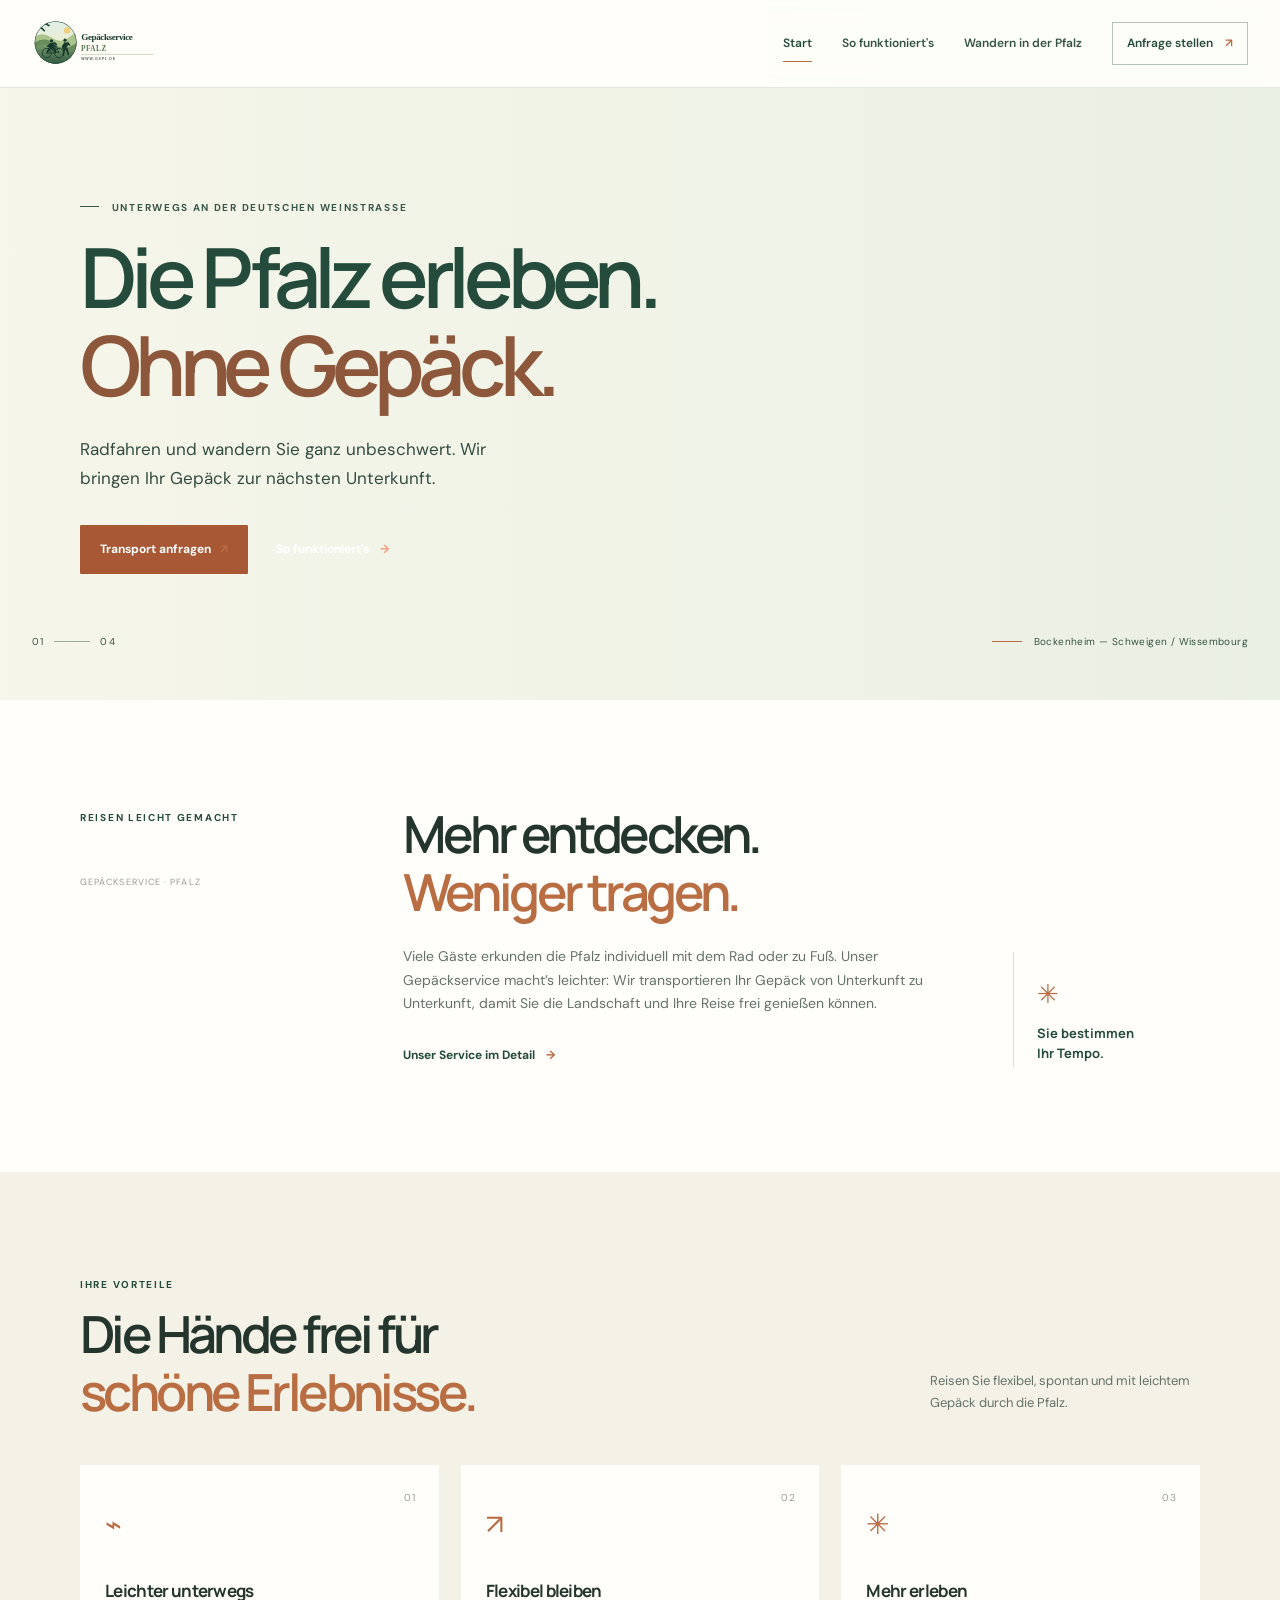
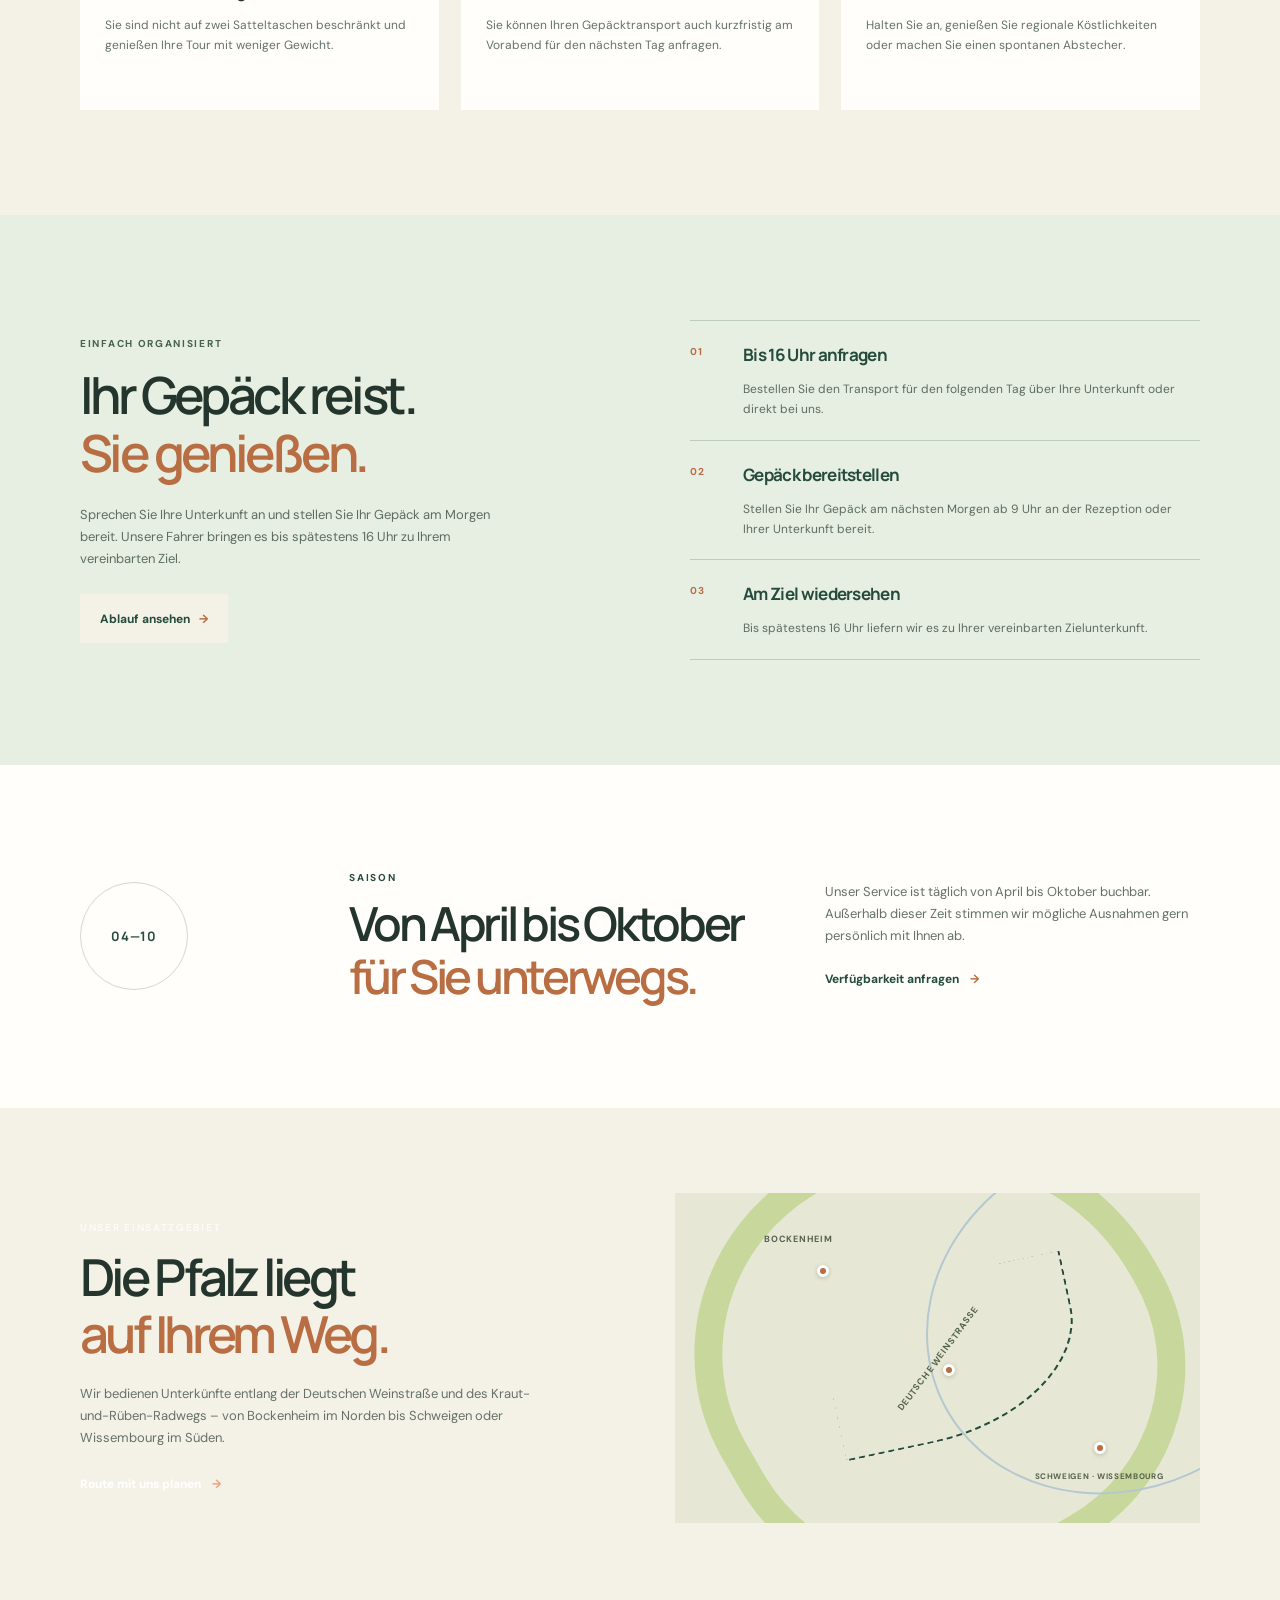
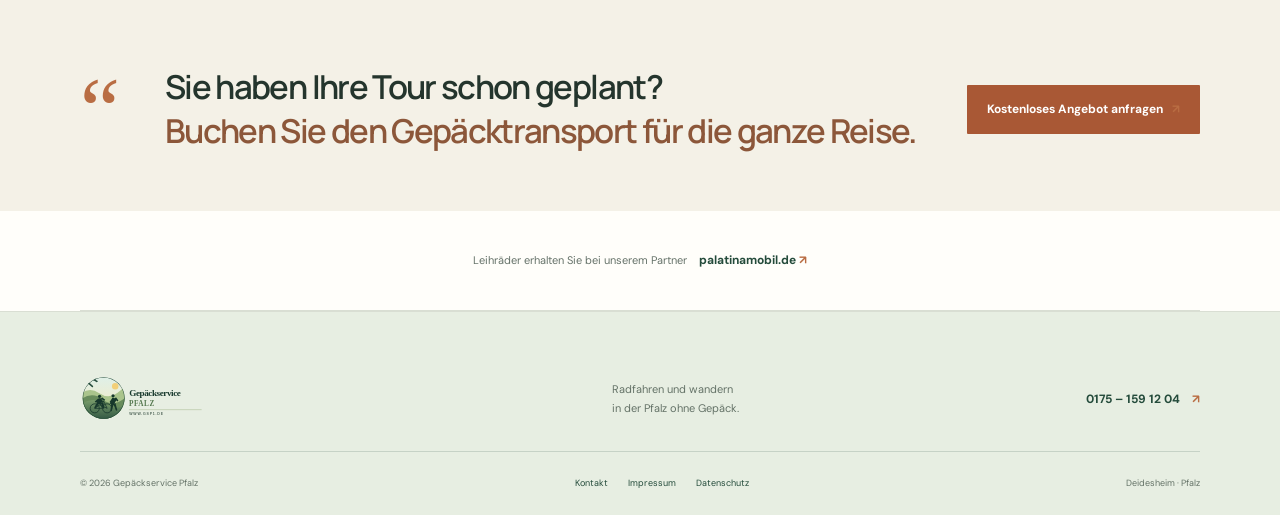
<file: index.html>
<!doctype html>
<html lang="de">
<head>
  <meta charset="utf-8">
  <meta name="viewport" content="width=device-width, initial-scale=1">
  <meta name="description" content="Radfahren und Wandern in der Pfalz ohne Gepäck. Gepäcktransport entlang der Deutschen Weinstraße und des Kraut-und-Rüben-Radwegs.">
  <meta name="theme-color" content="#183b35">
  <title>Gepäckservice Pfalz – Radfahren & Wandern ohne Gepäck</title>
  <link rel="preconnect" href="https://fonts.googleapis.com">
  <link rel="preconnect" href="https://fonts.gstatic.com" crossorigin>
  <link href="https://fonts.googleapis.com/css2?family=DM+Sans:wght@400;500;600;700&family=Manrope:wght@400;500;600;700;800&display=swap" rel="stylesheet">
  <link rel="stylesheet" href="styles.css">
</head>
<body>
  <header class="site-header">
    <a class="brand" href="index.html" aria-label="Gepäckservice Pfalz – Startseite"><span class="brand-icon" aria-hidden="true">GP</span><span class="brand-copy">GEPÄCKSERVICE <b>PFALZ</b></span></a>
    <button class="menu-toggle" aria-expanded="false" aria-controls="main-nav" aria-label="Navigation öffnen"><span></span><span></span><span></span></button>
    <nav class="main-nav" id="main-nav" aria-label="Hauptnavigation">
      <a class="active" href="index.html" aria-current="page">Start</a><a href="leistungen.html">So funktioniert's</a><a href="wandern.html">Wandern in der Pfalz</a><a class="nav-button" href="kontakt.html">Anfrage stellen <span aria-hidden="true">↗</span></a>
    </nav>
  </header>
  <main>
    <section class="hero">
      <div class="hero-photo" role="img" aria-label="Radreise durch die Weinberge der Pfalz"></div>
      <div class="container hero-content"><p class="eyebrow eyebrow-light"><span></span> Unterwegs an der Deutschen Weinstraße</p><h1>Die Pfalz erleben.<br><em>Ohne Gepäck.</em></h1><p class="hero-lead">Radfahren und wandern Sie ganz unbeschwert. Wir bringen Ihr Gepäck zur nächsten Unterkunft.</p><div class="hero-actions"><a class="button button-coral" href="kontakt.html">Transport anfragen <span aria-hidden="true">↗</span></a><a class="link-light" href="leistungen.html">So funktioniert's <span aria-hidden="true">→</span></a></div></div>
      <div class="hero-caption"><span></span> Bockenheim — Schweigen / Wissembourg</div><div class="hero-count">01 <i></i> 04</div>
    </section>
    <section class="intro container section-pad"><div class="section-kicker"><span class="eyebrow">Reisen leicht gemacht</span><span class="micro-label">GEPÄCKSERVICE · PFALZ</span></div><div class="intro-main"><h2>Mehr entdecken.<br><em>Weniger tragen.</em></h2><p>Viele Gäste erkunden die Pfalz individuell mit dem Rad oder zu Fuß. Unser Gepäckservice macht’s leichter: Wir transportieren Ihr Gepäck von Unterkunft zu Unterkunft, damit Sie die Landschaft und Ihre Reise frei genießen können.</p><a class="text-link" href="leistungen.html">Unser Service im Detail <span aria-hidden="true">→</span></a></div><div class="intro-aside"><span class="spark" aria-hidden="true">✳</span><p>Sie bestimmen<br>Ihr Tempo.</p></div></section>
    <section class="benefits section-pad"><div class="container"><div class="section-heading"><div><p class="eyebrow">Ihre Vorteile</p><h2>Die Hände frei für<br><em>schöne Erlebnisse.</em></h2></div><p class="heading-note">Reisen Sie flexibel, spontan und mit leichtem Gepäck durch die Pfalz.</p></div><div class="benefit-grid"><article class="benefit"><span class="benefit-no">01</span><span class="benefit-icon" aria-hidden="true">⌁</span><h3>Leichter unterwegs</h3><p>Sie sind nicht auf zwei Satteltaschen beschränkt und genießen Ihre Tour mit weniger Gewicht.</p></article><article class="benefit"><span class="benefit-no">02</span><span class="benefit-icon" aria-hidden="true">↗</span><h3>Flexibel bleiben</h3><p>Sie können Ihren Gepäcktransport auch kurzfristig am Vorabend für den nächsten Tag anfragen.</p></article><article class="benefit"><span class="benefit-no">03</span><span class="benefit-icon" aria-hidden="true">✳</span><h3>Mehr erleben</h3><p>Halten Sie an, genießen Sie regionale Köstlichkeiten oder machen Sie einen spontanen Abstecher.</p></article></div></div></section>
    <section class="how-section section-pad"><div class="container how-grid"><div><p class="eyebrow eyebrow-light">Einfach organisiert</p><h2>Ihr Gepäck reist.<br><em>Sie genießen.</em></h2><p class="how-copy">Sprechen Sie Ihre Unterkunft an und stellen Sie Ihr Gepäck am Morgen bereit. Unsere Fahrer bringen es bis spätestens 16 Uhr zu Ihrem vereinbarten Ziel.</p><a class="button button-light" href="leistungen.html">Ablauf ansehen <span aria-hidden="true">→</span></a></div><div class="steps"><article><span>01</span><div><h3>Bis 16 Uhr anfragen</h3><p>Bestellen Sie den Transport für den folgenden Tag über Ihre Unterkunft oder direkt bei uns.</p></div></article><article><span>02</span><div><h3>Gepäck bereitstellen</h3><p>Stellen Sie Ihr Gepäck am nächsten Morgen ab 9 Uhr an der Rezeption oder Ihrer Unterkunft bereit.</p></div></article><article><span>03</span><div><h3>Am Ziel wiedersehen</h3><p>Bis spätestens 16 Uhr liefern wir es zu Ihrer vereinbarten Zielunterkunft.</p></div></article></div></div></section>
    <section class="season container section-pad"><div class="season-mark" aria-hidden="true">04—10</div><div><p class="eyebrow">Saison</p><h2>Von April bis Oktober<br><em>für Sie unterwegs.</em></h2></div><div class="season-copy"><p>Unser Service ist täglich von April bis Oktober buchbar. Außerhalb dieser Zeit stimmen wir mögliche Ausnahmen gern persönlich mit Ihnen ab.</p><a class="text-link" href="kontakt.html">Verfügbarkeit anfragen <span aria-hidden="true">→</span></a></div></section>
    <section class="route-band"><div class="container route-inner"><div><p class="eyebrow eyebrow-light">Unser Einsatzgebiet</p><h2>Die Pfalz liegt<br><em>auf Ihrem Weg.</em></h2><p>Wir bedienen Unterkünfte entlang der Deutschen Weinstraße und des Kraut-und-Rüben-Radwegs – von Bockenheim im Norden bis Schweigen oder Wissembourg im Süden.</p><a class="link-light" href="kontakt.html">Route mit uns planen <span aria-hidden="true">→</span></a></div><div class="route-graphic" role="img" aria-label="Schematische Route durch die Pfalz von Bockenheim bis Schweigen und Wissembourg"><div class="route-label route-north">BOCKENHEIM</div><div class="route-label route-mid">DEUTSCHE WEINSTRASSE</div><div class="route-label route-south">SCHWEIGEN · WISSEMBOURG</div><span class="route-dot dot-north"></span><span class="route-dot dot-mid"></span><span class="route-dot dot-south"></span><span class="route-line"></span><span class="route-river"></span></div></div></section>
    <section class="quote-cta"><div class="container quote-inner"><span class="quote-symbol" aria-hidden="true">“</span><p>Sie haben Ihre Tour schon geplant?<br><em>Buchen Sie den Gepäcktransport für die ganze Reise.</em></p><a class="button button-coral" href="kontakt.html">Kostenloses Angebot anfragen <span aria-hidden="true">↗</span></a></div></section>
    <section class="partner container"><p>Leihräder erhalten Sie bei unserem Partner</p><a href="https://www.palatinamobil.de" target="_blank" rel="noopener noreferrer">palatinamobil.de <span aria-hidden="true">↗</span></a></section>
  </main>
  <footer class="site-footer"><div class="container footer-main"><a class="brand" href="index.html"><span class="brand-icon" aria-hidden="true">GP</span><span class="brand-copy">GEPÄCKSERVICE <b>PFALZ</b></span></a><p>Radfahren und wandern<br>in der Pfalz ohne Gepäck.</p><a class="footer-call" href="tel:+491751591204">0175 – 159 12 04 <span aria-hidden="true">↗</span></a></div><div class="container footer-bottom"><span>© 2026 Gepäckservice Pfalz</span><div><a href="kontakt.html">Kontakt</a><a href="impressum.html">Impressum</a><a href="datenschutz.html">Datenschutz</a></div><span>Deidesheim · Pfalz</span></div></footer>
  <script src="script.js"></script>
</body>
</html>
</file>
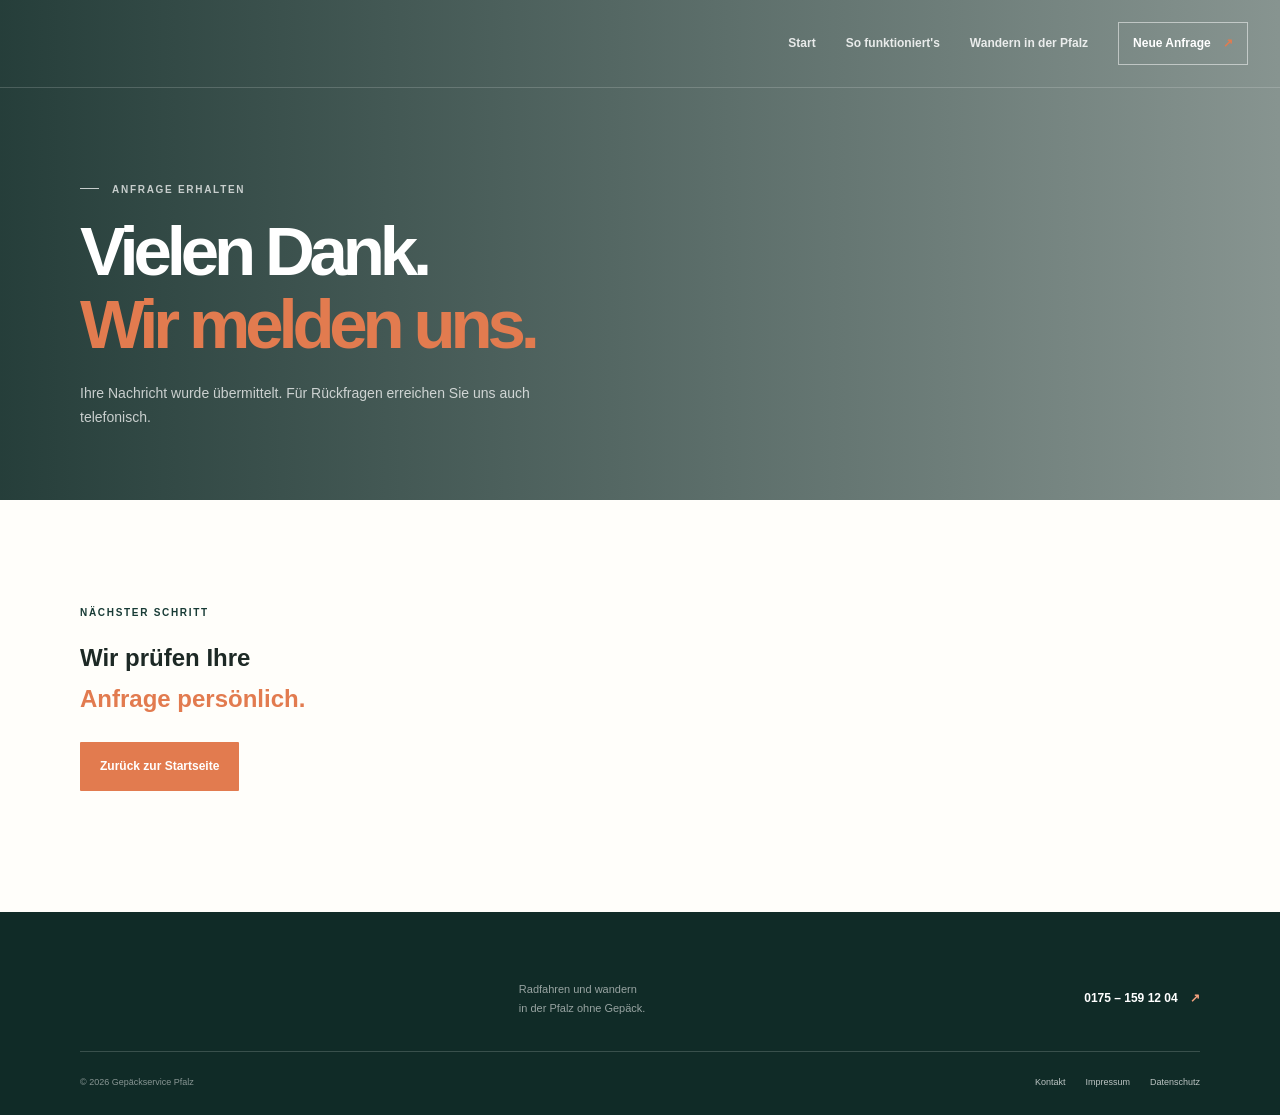
<file: danke.html>
<!doctype html>
<html lang="de">
<head>
  <meta charset="utf-8">
  <meta name="viewport" content="width=device-width, initial-scale=1">
  <meta name="theme-color" content="#183b35">
  <meta http-equiv="Cache-Control" content="no-cache, no-store, must-revalidate">
  <meta http-equiv="Pragma" content="no-cache">
  <meta http-equiv="Expires" content="0">
  <title>Danke für Ihre Anfrage | Gepäckservice Pfalz</title>
  <link rel="stylesheet" href="styles.css">
</head>
<body>
<header class="site-header"><a class="brand" href="index.html" aria-label="Gepäckservice Pfalz – Startseite"><img class="company-logo" src="logo.svg?v=20261126" alt="Gepäckservice Pfalz"></a><nav class="main-nav" aria-label="Hauptnavigation"><a href="index.html">Start</a><a href="leistungen.html">So funktioniert's</a><a href="wandern.html">Wandern in der Pfalz</a><a class="nav-button" href="kontakt.html">Neue Anfrage <span aria-hidden="true">↗</span></a></nav></header>
<main>
<section class="page-hero contact-hero"><div class="container page-hero-content"><p class="eyebrow eyebrow-light"><span></span> Anfrage erhalten</p><h1>Vielen Dank.<br><em>Wir melden uns.</em></h1><p>Ihre Nachricht wurde übermittelt. Für Rückfragen erreichen Sie uns auch telefonisch.</p></div></section>
<section class="container section-pad"><p class="eyebrow">Nächster Schritt</p><h2>Wir prüfen Ihre<br><em>Anfrage persönlich.</em></h2><p style="margin-top:22px"><a class="button button-coral" href="index.html">Zurück zur Startseite</a></p></section>
</main>
<footer class="site-footer"><div class="container footer-main"><a class="brand" href="index.html"><img class="company-logo" src="logo.svg?v=20261126" alt="Gepäckservice Pfalz"></a><p>Radfahren und wandern<br>in der Pfalz ohne Gepäck.</p><a class="footer-call" href="tel:+491751591204">0175 – 159 12 04 <span aria-hidden="true">↗</span></a></div><div class="container footer-bottom"><span>© 2026 Gepäckservice Pfalz</span><div><a href="kontakt.html">Kontakt</a><a href="impressum.html">Impressum</a><a href="datenschutz.html">Datenschutz</a></div></div></footer>
</body>
</html>
</file>
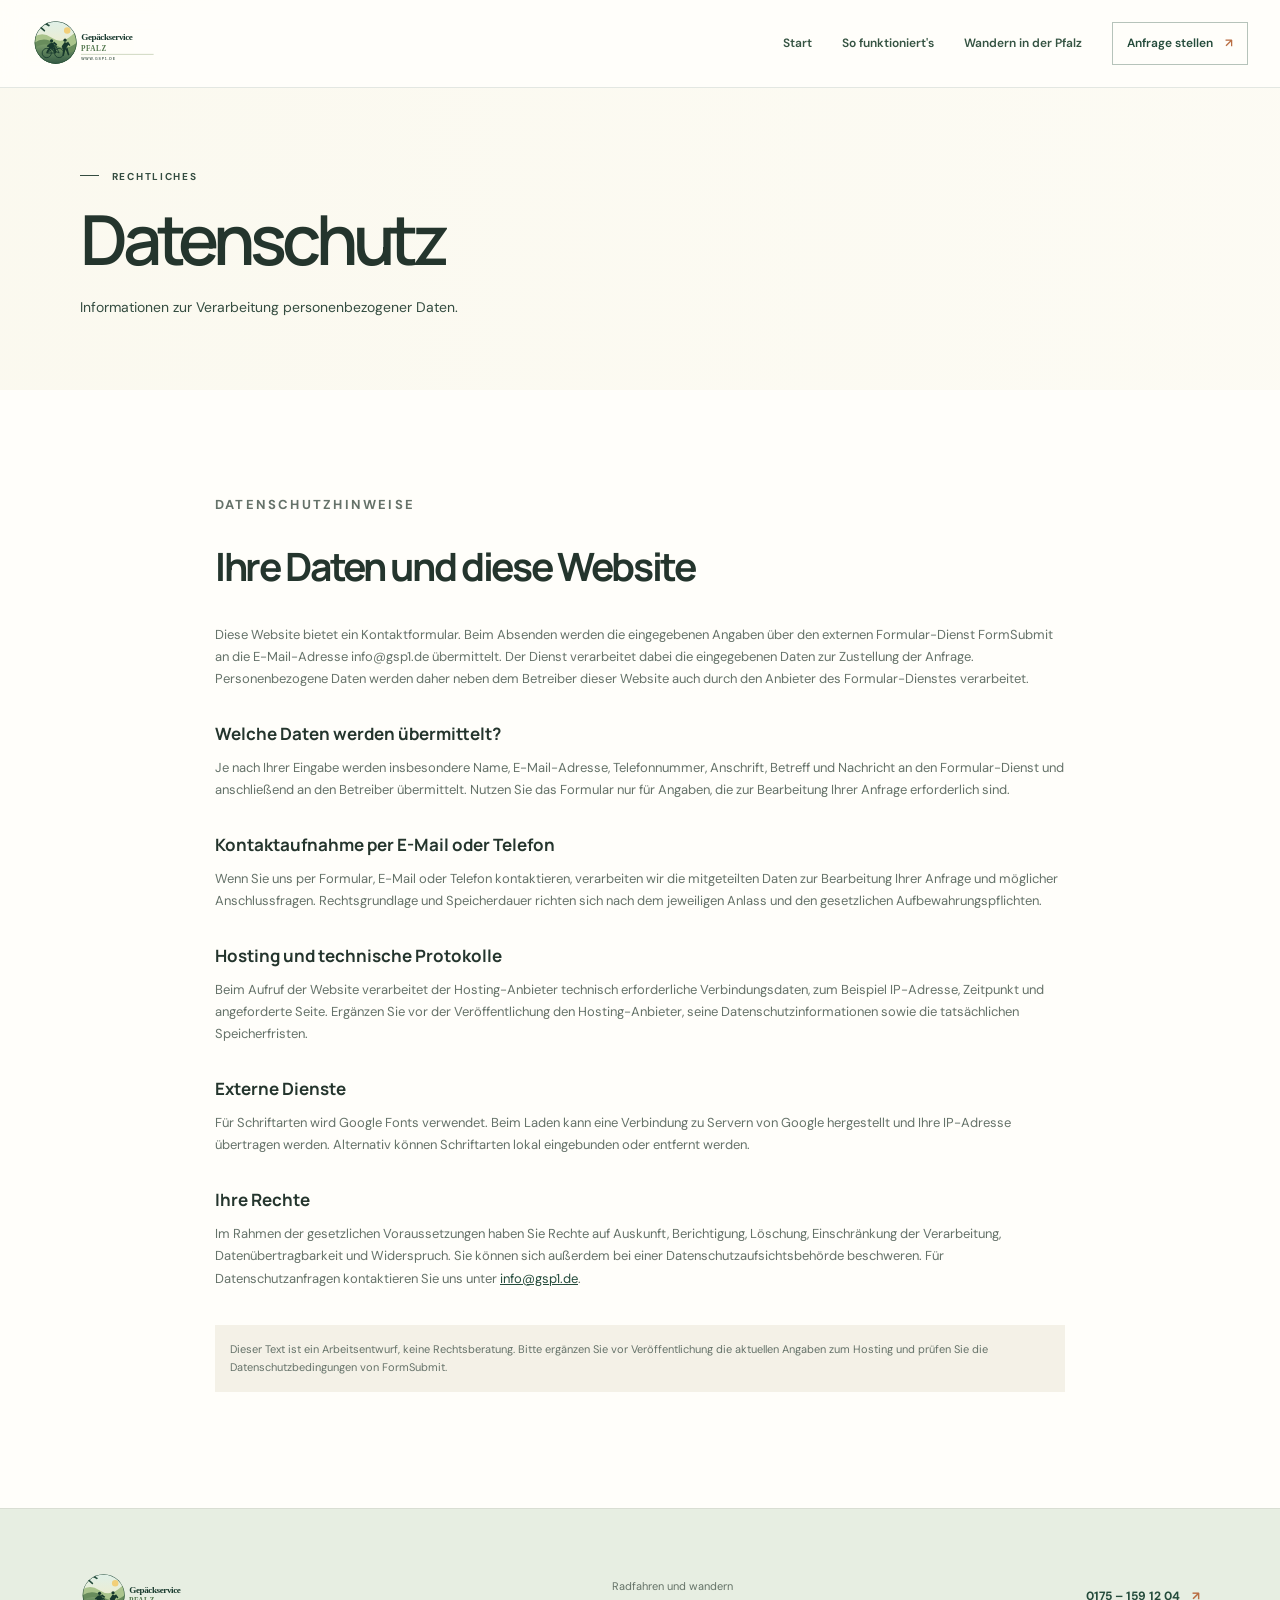
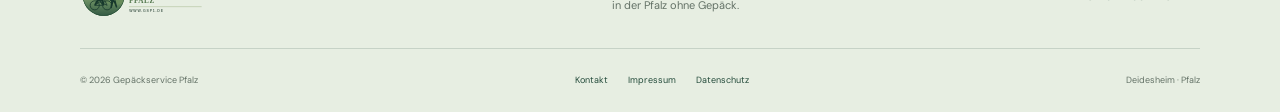
<file: datenschutz.html>
<!doctype html>
<html lang="de">
<head><meta charset="utf-8"><meta name="viewport" content="width=device-width, initial-scale=1"><meta name="theme-color" content="#183b35"><title>Datenschutzhinweise | Gepäckservice Pfalz</title><link rel="preconnect" href="https://fonts.googleapis.com"><link rel="preconnect" href="https://fonts.gstatic.com" crossorigin><link href="https://fonts.googleapis.com/css2?family=DM+Sans:wght@400;500;600;700&family=Manrope:wght@400;500;600;700;800&display=swap" rel="stylesheet"><link rel="stylesheet" href="styles.css"></head>
<body><header class="site-header"><a class="brand" href="index.html" aria-label="Gepäckservice Pfalz – Startseite"><span class="brand-icon" aria-hidden="true">GP</span><span class="brand-copy">GEPÄCKSERVICE <b>PFALZ</b></span></a><button class="menu-toggle" aria-expanded="false" aria-controls="main-nav" aria-label="Navigation öffnen"><span></span><span></span><span></span></button><nav class="main-nav" id="main-nav" aria-label="Hauptnavigation"><a href="index.html">Start</a><a href="leistungen.html">So funktioniert's</a><a href="wandern.html">Wandern in der Pfalz</a><a class="nav-button" href="kontakt.html">Anfrage stellen <span aria-hidden="true">↗</span></a></nav></header>
<main><section class="page-hero legal-hero"><div class="container page-hero-content"><p class="eyebrow eyebrow-light"><span></span> Rechtliches</p><h1>Datenschutz</h1><p>Informationen zur Verarbeitung personenbezogener Daten.</p></div></section><section class="container legal-content section-pad"><p class="eyebrow">Datenschutzhinweise</p><h2>Ihre Daten und diese Website</h2><p>Diese Website bietet ein Kontaktformular. Beim Absenden werden die eingegebenen Angaben über den externen Formular-Dienst FormSubmit an die E-Mail-Adresse info@gsp1.de übermittelt. Der Dienst verarbeitet dabei die eingegebenen Daten zur Zustellung der Anfrage. Personenbezogene Daten werden daher neben dem Betreiber dieser Website auch durch den Anbieter des Formular-Dienstes verarbeitet.</p><h3>Welche Daten werden übermittelt?</h3><p>Je nach Ihrer Eingabe werden insbesondere Name, E-Mail-Adresse, Telefonnummer, Anschrift, Betreff und Nachricht an den Formular-Dienst und anschließend an den Betreiber übermittelt. Nutzen Sie das Formular nur für Angaben, die zur Bearbeitung Ihrer Anfrage erforderlich sind.</p><h3>Kontaktaufnahme per E-Mail oder Telefon</h3><p>Wenn Sie uns per Formular, E-Mail oder Telefon kontaktieren, verarbeiten wir die mitgeteilten Daten zur Bearbeitung Ihrer Anfrage und möglicher Anschlussfragen. Rechtsgrundlage und Speicherdauer richten sich nach dem jeweiligen Anlass und den gesetzlichen Aufbewahrungspflichten.</p><h3>Hosting und technische Protokolle</h3><p>Beim Aufruf der Website verarbeitet der Hosting-Anbieter technisch erforderliche Verbindungsdaten, zum Beispiel IP-Adresse, Zeitpunkt und angeforderte Seite. Ergänzen Sie vor der Veröffentlichung den Hosting-Anbieter, seine Datenschutzinformationen sowie die tatsächlichen Speicherfristen.</p><h3>Externe Dienste</h3><p>Für Schriftarten wird Google Fonts verwendet. Beim Laden kann eine Verbindung zu Servern von Google hergestellt und Ihre IP-Adresse übertragen werden. Alternativ können Schriftarten lokal eingebunden oder entfernt werden.</p><h3>Ihre Rechte</h3><p>Im Rahmen der gesetzlichen Voraussetzungen haben Sie Rechte auf Auskunft, Berichtigung, Löschung, Einschränkung der Verarbeitung, Datenübertragbarkeit und Widerspruch. Sie können sich außerdem bei einer Datenschutzaufsichtsbehörde beschweren. Für Datenschutzanfragen kontaktieren Sie uns unter <a href="mailto:info@gsp1.de">info@gsp1.de</a>.</p><p class="legal-review">Dieser Text ist ein Arbeitsentwurf, keine Rechtsberatung. Bitte ergänzen Sie vor Veröffentlichung die aktuellen Angaben zum Hosting und prüfen Sie die Datenschutzbedingungen von FormSubmit.</p></section></main>
<footer class="site-footer"><div class="container footer-main"><a class="brand" href="index.html"><span class="brand-icon" aria-hidden="true">GP</span><span class="brand-copy">GEPÄCKSERVICE <b>PFALZ</b></span></a><p>Radfahren und wandern<br>in der Pfalz ohne Gepäck.</p><a class="footer-call" href="tel:+491751591204">0175 – 159 12 04 <span aria-hidden="true">↗</span></a></div><div class="container footer-bottom"><span>© 2026 Gepäckservice Pfalz</span><div><a href="kontakt.html">Kontakt</a><a href="impressum.html">Impressum</a><a href="datenschutz.html">Datenschutz</a></div><span>Deidesheim · Pfalz</span></div></footer><script src="script.js"></script></body></html>
</file>
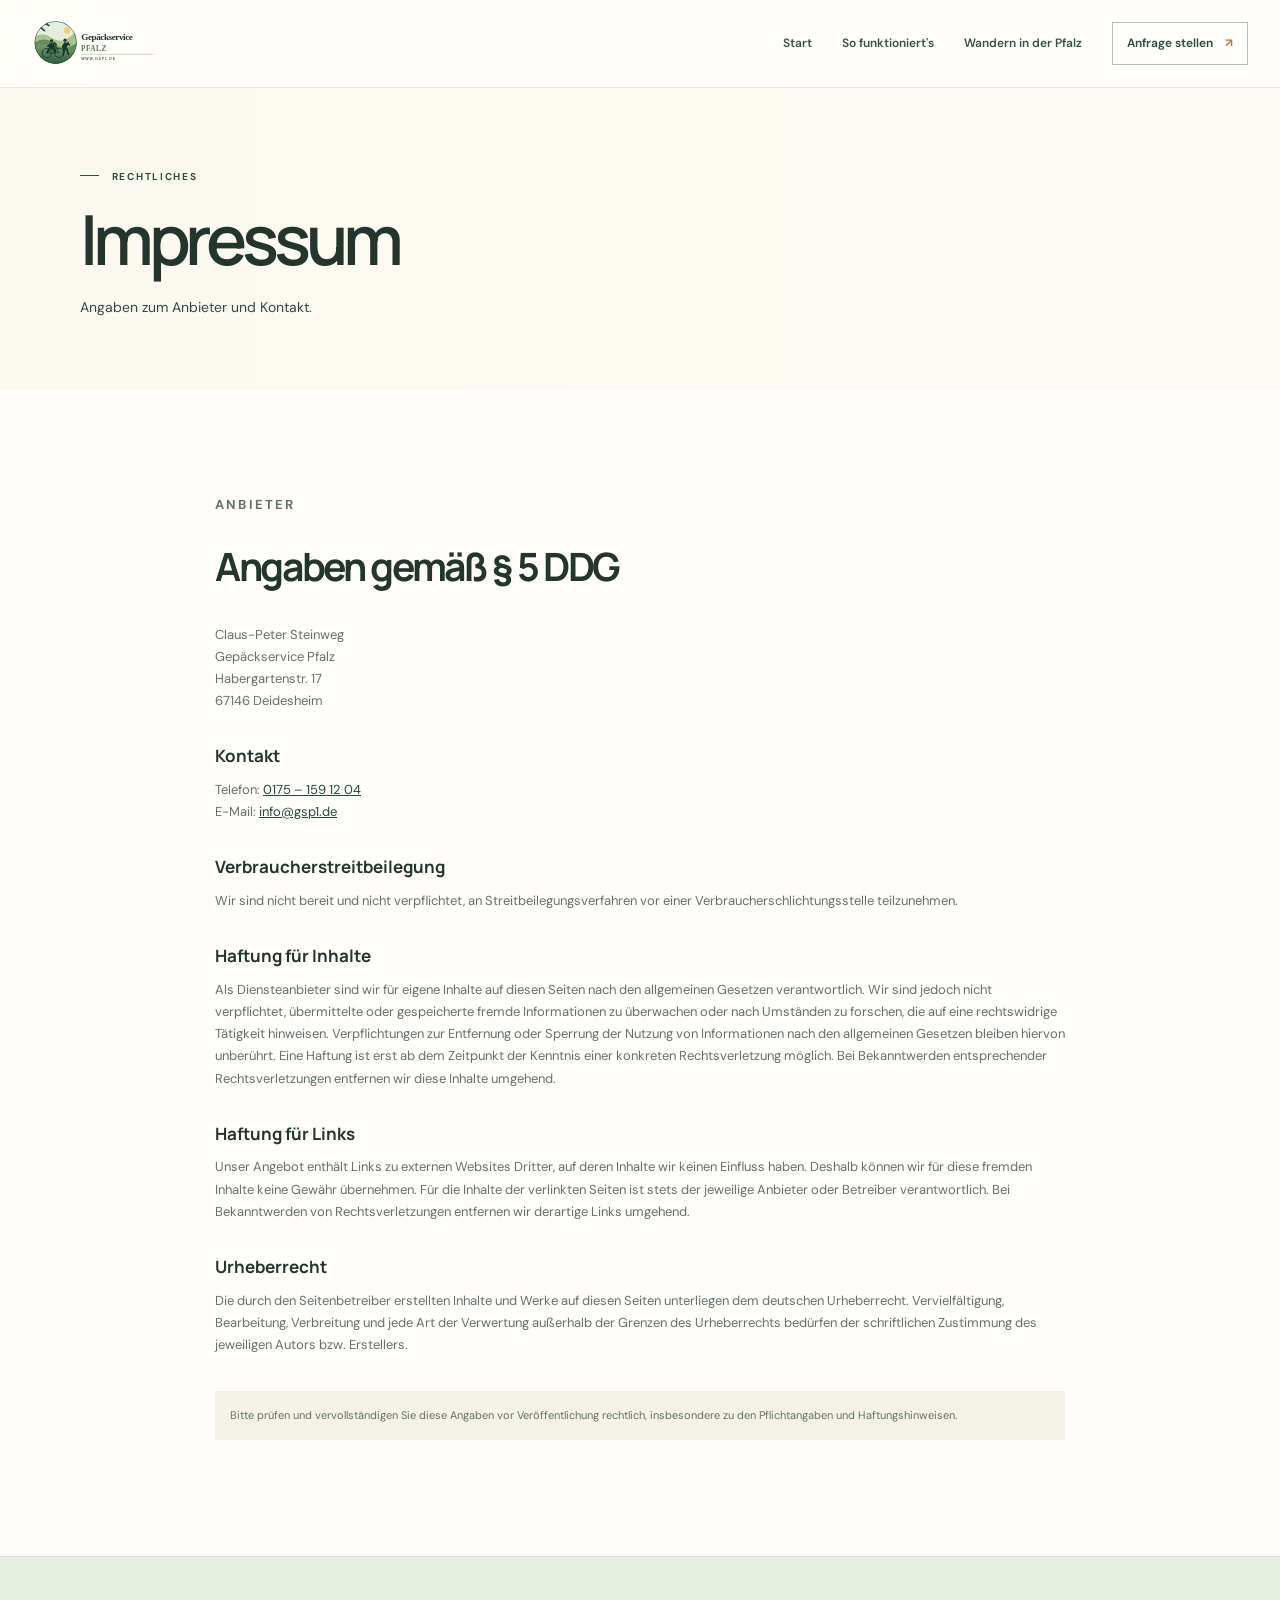
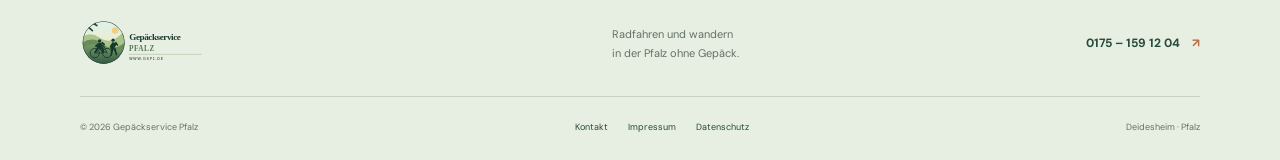
<file: impressum.html>
<!doctype html>
<html lang="de">
<head><meta charset="utf-8"><meta name="viewport" content="width=device-width, initial-scale=1"><meta name="theme-color" content="#183b35"><title>Impressum | Gepäckservice Pfalz</title><link rel="preconnect" href="https://fonts.googleapis.com"><link rel="preconnect" href="https://fonts.gstatic.com" crossorigin><link href="https://fonts.googleapis.com/css2?family=DM+Sans:wght@400;500;600;700&family=Manrope:wght@400;500;600;700;800&display=swap" rel="stylesheet"><link rel="stylesheet" href="styles.css"></head>
<body><header class="site-header"><a class="brand" href="index.html" aria-label="Gepäckservice Pfalz – Startseite"><span class="brand-icon" aria-hidden="true">GP</span><span class="brand-copy">GEPÄCKSERVICE <b>PFALZ</b></span></a><button class="menu-toggle" aria-expanded="false" aria-controls="main-nav" aria-label="Navigation öffnen"><span></span><span></span><span></span></button><nav class="main-nav" id="main-nav" aria-label="Hauptnavigation"><a href="index.html">Start</a><a href="leistungen.html">So funktioniert's</a><a href="wandern.html">Wandern in der Pfalz</a><a class="nav-button" href="kontakt.html">Anfrage stellen <span aria-hidden="true">↗</span></a></nav></header>
<main><section class="page-hero legal-hero"><div class="container page-hero-content"><p class="eyebrow eyebrow-light"><span></span> Rechtliches</p><h1>Impressum</h1><p>Angaben zum Anbieter und Kontakt.</p></div></section><section class="container legal-content section-pad"><p class="eyebrow">Anbieter</p><h2>Angaben gemäß § 5 DDG</h2><p>Claus-Peter Steinweg<br>Gepäckservice Pfalz<br>Habergartenstr. 17<br>67146 Deidesheim</p><h3>Kontakt</h3><p>Telefon: <a href="tel:+491751591204">0175 – 159 12 04</a><br>E-Mail: <a href="mailto:info@gsp1.de">info@gsp1.de</a></p><h3>Verbraucherstreitbeilegung</h3><p>Wir sind nicht bereit und nicht verpflichtet, an Streitbeilegungsverfahren vor einer Verbraucherschlichtungsstelle teilzunehmen.</p><h3>Haftung für Inhalte</h3><p>Als Diensteanbieter sind wir für eigene Inhalte auf diesen Seiten nach den allgemeinen Gesetzen verantwortlich. Wir sind jedoch nicht verpflichtet, übermittelte oder gespeicherte fremde Informationen zu überwachen oder nach Umständen zu forschen, die auf eine rechtswidrige Tätigkeit hinweisen. Verpflichtungen zur Entfernung oder Sperrung der Nutzung von Informationen nach den allgemeinen Gesetzen bleiben hiervon unberührt. Eine Haftung ist erst ab dem Zeitpunkt der Kenntnis einer konkreten Rechtsverletzung möglich. Bei Bekanntwerden entsprechender Rechtsverletzungen entfernen wir diese Inhalte umgehend.</p><h3>Haftung für Links</h3><p>Unser Angebot enthält Links zu externen Websites Dritter, auf deren Inhalte wir keinen Einfluss haben. Deshalb können wir für diese fremden Inhalte keine Gewähr übernehmen. Für die Inhalte der verlinkten Seiten ist stets der jeweilige Anbieter oder Betreiber verantwortlich. Bei Bekanntwerden von Rechtsverletzungen entfernen wir derartige Links umgehend.</p><h3>Urheberrecht</h3><p>Die durch den Seitenbetreiber erstellten Inhalte und Werke auf diesen Seiten unterliegen dem deutschen Urheberrecht. Vervielfältigung, Bearbeitung, Verbreitung und jede Art der Verwertung außerhalb der Grenzen des Urheberrechts bedürfen der schriftlichen Zustimmung des jeweiligen Autors bzw. Erstellers.</p><p class="legal-review">Bitte prüfen und vervollständigen Sie diese Angaben vor Veröffentlichung rechtlich, insbesondere zu den Pflichtangaben und Haftungshinweisen.</p></section></main>
<footer class="site-footer"><div class="container footer-main"><a class="brand" href="index.html"><span class="brand-icon" aria-hidden="true">GP</span><span class="brand-copy">GEPÄCKSERVICE <b>PFALZ</b></span></a><p>Radfahren und wandern<br>in der Pfalz ohne Gepäck.</p><a class="footer-call" href="tel:+491751591204">0175 – 159 12 04 <span aria-hidden="true">↗</span></a></div><div class="container footer-bottom"><span>© 2026 Gepäckservice Pfalz</span><div><a href="kontakt.html">Kontakt</a><a href="impressum.html">Impressum</a><a href="datenschutz.html">Datenschutz</a></div><span>Deidesheim · Pfalz</span></div></footer><script src="script.js"></script></body></html>
</file>
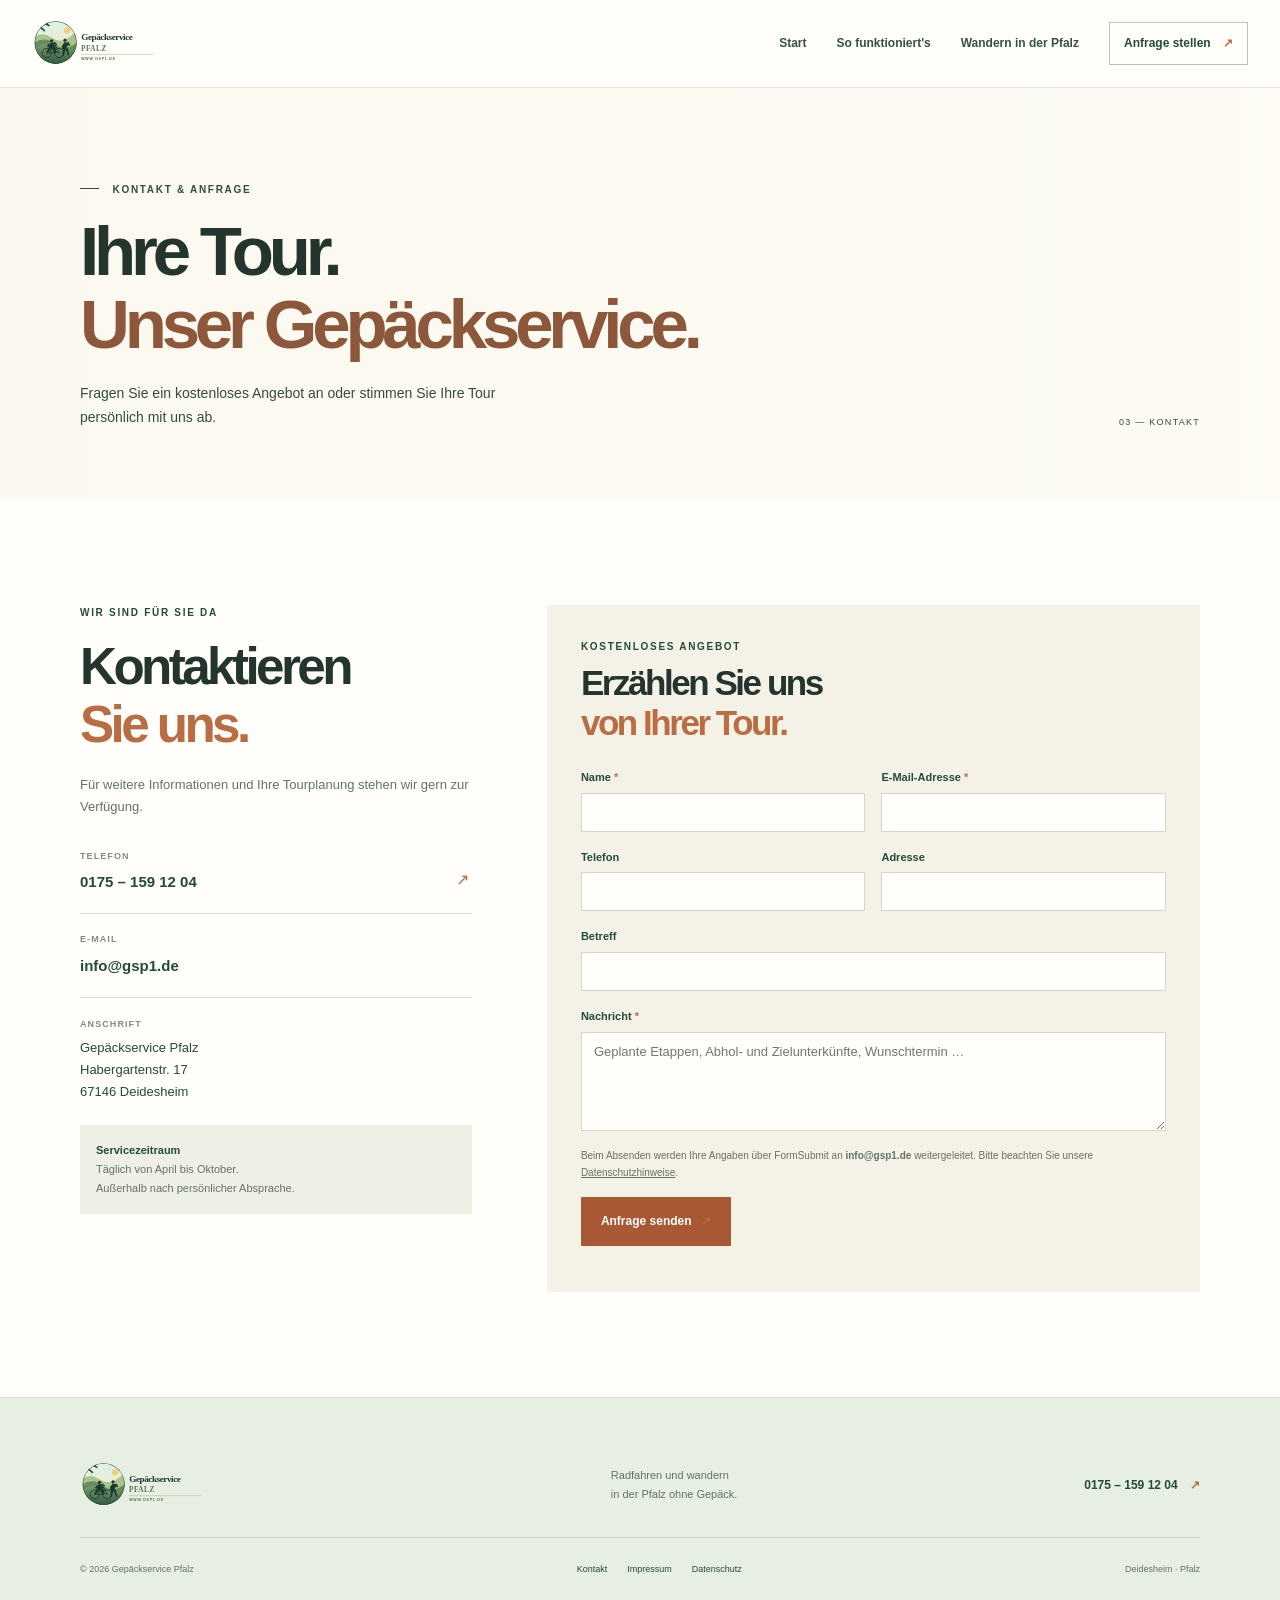
<file: kontakt.html>
<!doctype html>
<html lang="de">
<head>
  <meta charset="utf-8"><meta name="viewport" content="width=device-width, initial-scale=1"><meta name="description" content="Kontaktieren Sie Gepäckservice Pfalz und fragen Sie ein kostenloses Angebot für Ihren Gepäcktransport an."><meta name="theme-color" content="#183b35"><meta http-equiv="Cache-Control" content="no-cache, no-store, must-revalidate">
  <title>Anfrage &amp; Kontakt | Gepäckservice Pfalz</title>
  <link rel="stylesheet" href="styles.css?v=20261126-6">
  <link rel="stylesheet" href="brand-refresh.css?v=20261126-6">
</head>
<body>
<header class="site-header"><a class="brand" href="index.html" aria-label="Gepäckservice Pfalz – Startseite"><img class="company-logo" src="logo.svg?v=20261126-6" alt="Gepäckservice Pfalz"></a><button class="menu-toggle" aria-expanded="false" aria-controls="main-nav" aria-label="Navigation öffnen"><span></span><span></span><span></span></button><nav class="main-nav" id="main-nav" aria-label="Hauptnavigation"><a href="index.html">Start</a><a href="leistungen.html">So funktioniert's</a><a href="wandern.html">Wandern in der Pfalz</a><a class="nav-button active" href="kontakt.html" aria-current="page">Anfrage stellen <span aria-hidden="true">↗</span></a></nav></header>
<main>
<section class="page-hero contact-hero"><div class="container page-hero-content"><p class="eyebrow eyebrow-light"><span></span> Kontakt &amp; Anfrage</p><h1>Ihre Tour.<br><em>Unser Gepäckservice.</em></h1><p>Fragen Sie ein kostenloses Angebot an oder stimmen Sie Ihre Tour persönlich mit uns ab.</p><span class="page-number">03 — KONTAKT</span></div></section>
<section class="container contact-layout section-pad"><div class="contact-details"><p class="eyebrow">Wir sind für Sie da</p><h2>Kontaktieren<br><em>Sie uns.</em></h2><p>Für weitere Informationen und Ihre Tourplanung stehen wir gern zur Verfügung.</p><a class="contact-detail" href="tel:+491751591204"><span>TELEFON</span><strong>0175 – 159 12 04</strong><i aria-hidden="true">↗</i></a><div class="contact-detail"><span>E-MAIL</span><strong>info@gsp1.de</strong></div><div class="address-block"><span>ANSCHRIFT</span><p>Gepäckservice Pfalz<br>Habergartenstr. 17<br>67146 Deidesheim</p></div><p class="contact-hours"><b>Servicezeitraum</b><br>Täglich von April bis Oktober.<br>Außerhalb nach persönlicher Absprache.</p></div>
<form class="inquiry-form" id="inquiry-form" action="https://formsubmit.co/ajax/info@gsp1.de" method="POST">
  <input type="hidden" name="_subject" value="Neue Anfrage über Gepäckservice-Pfalz">
  <input type="hidden" name="_captcha" value="false">
  <input type="hidden" name="_template" value="table">
  <input type="text" name="_honey" tabindex="-1" autocomplete="off" style="position:absolute;left:-9999px" aria-hidden="true">
  <p class="eyebrow">Kostenloses Angebot</p><h2>Erzählen Sie uns<br><em>von Ihrer Tour.</em></h2>
  <div class="form-grid"><div class="form-row"><label for="name">Name <span>*</span></label><input id="name" name="name" autocomplete="name" required></div><div class="form-row"><label for="email">E-Mail-Adresse <span>*</span></label><input id="email" name="email" type="email" autocomplete="email" required></div><div class="form-row"><label for="phone">Telefon</label><input id="phone" name="Telefon" type="tel" autocomplete="tel"></div><div class="form-row"><label for="address">Adresse</label><input id="address" name="Adresse" autocomplete="street-address"></div><div class="form-row form-wide"><label for="subject">Betreff</label><input id="subject" name="Betreff"></div><div class="form-row form-wide"><label for="message">Nachricht <span>*</span></label><textarea id="message" name="Nachricht" rows="5" placeholder="Geplante Etappen, Abhol- und Zielunterkünfte, Wunschtermin …" required></textarea></div></div>
  <p class="form-privacy">Beim Absenden werden Ihre Angaben über FormSubmit an <strong>info@gsp1.de</strong> weitergeleitet. Bitte beachten Sie unsere <a href="datenschutz.html">Datenschutzhinweise</a>.</p>
  <button class="button button-coral" type="submit">Anfrage senden <span aria-hidden="true">↗</span></button>
  <p class="form-status" id="form-status" role="status" aria-live="polite"></p>
</form></section>
</main>
<footer class="site-footer"><div class="container footer-main"><a class="brand" href="index.html"><img class="company-logo" src="logo.svg?v=20261126-6" alt="Gepäckservice Pfalz"></a><p>Radfahren und wandern<br>in der Pfalz ohne Gepäck.</p><a class="footer-call" href="tel:+491751591204">0175 – 159 12 04 <span aria-hidden="true">↗</span></a></div><div class="container footer-bottom"><span>© 2026 Gepäckservice Pfalz</span><div><a href="kontakt.html">Kontakt</a><a href="impressum.html">Impressum</a><a href="datenschutz.html">Datenschutz</a></div><span>Deidesheim · Pfalz</span></div></footer>
<script src="script.js?v=20261126-6"></script>
</body></html>
</file>
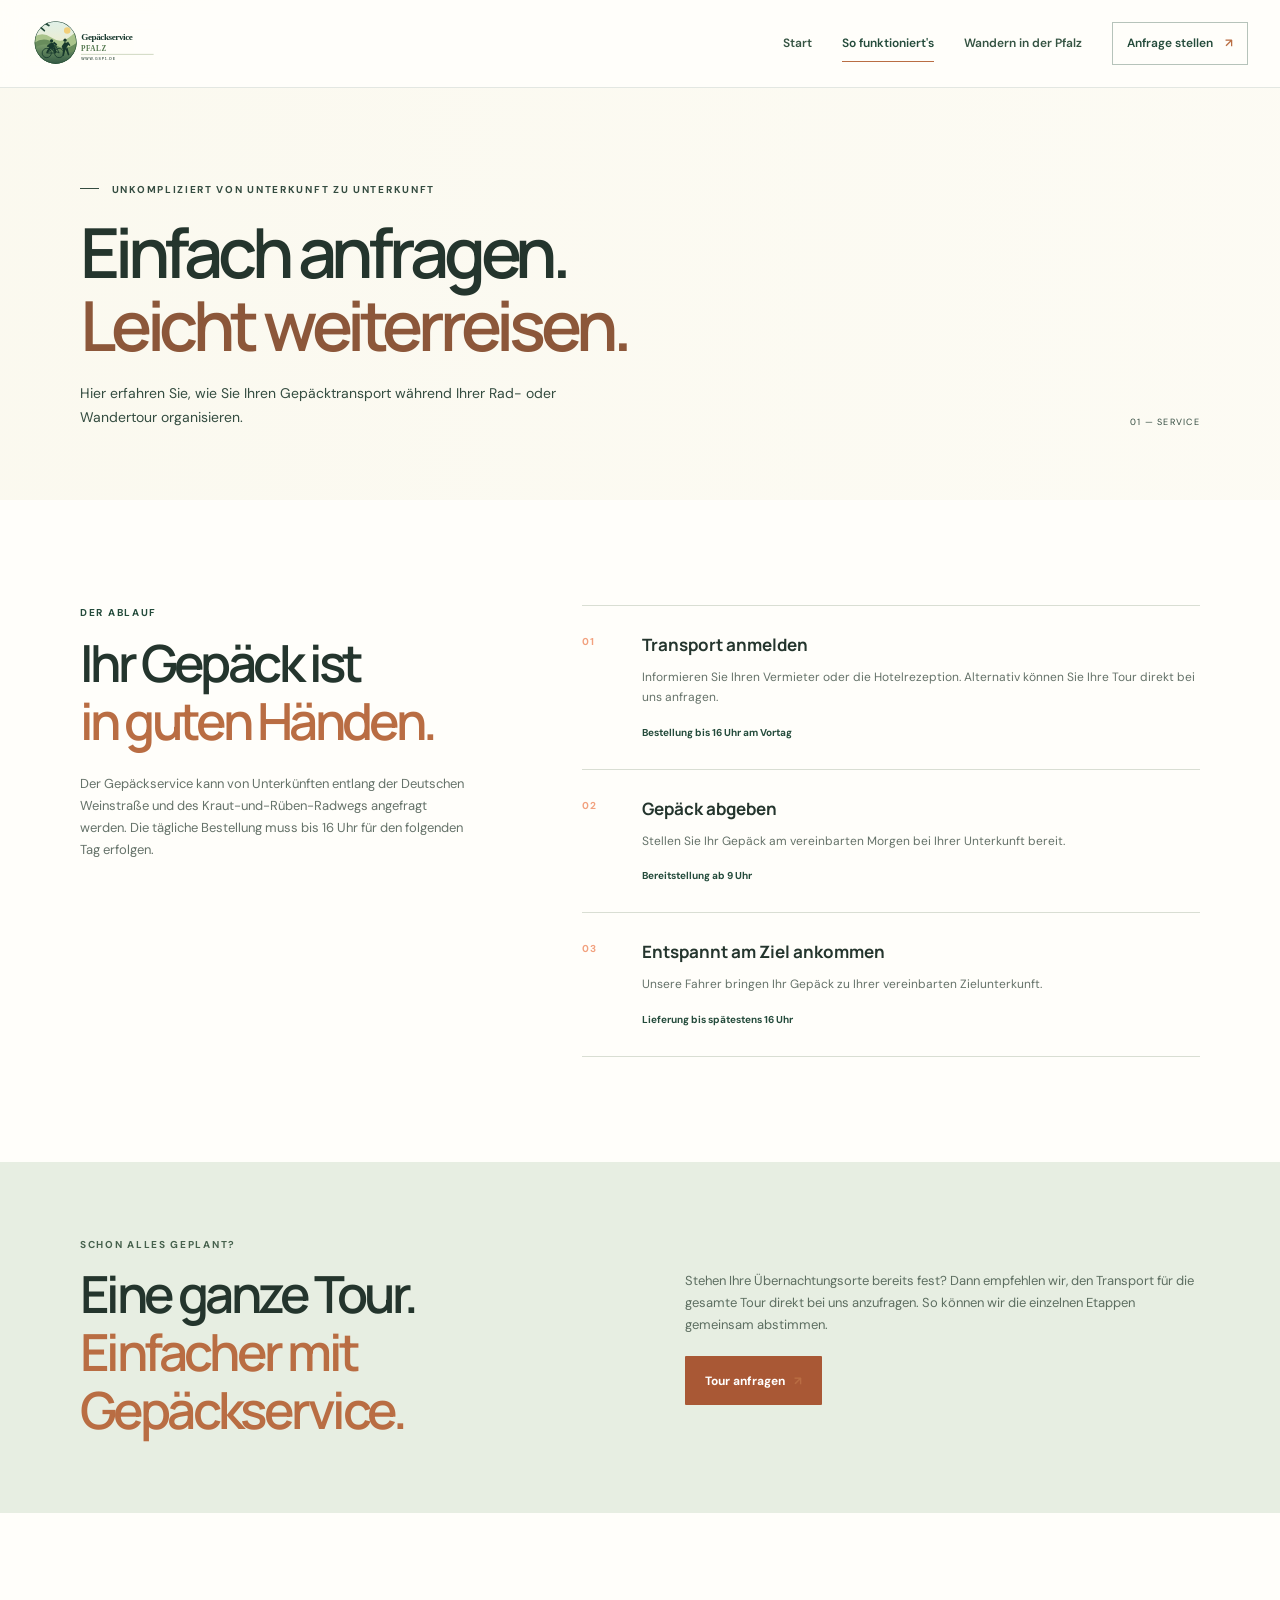
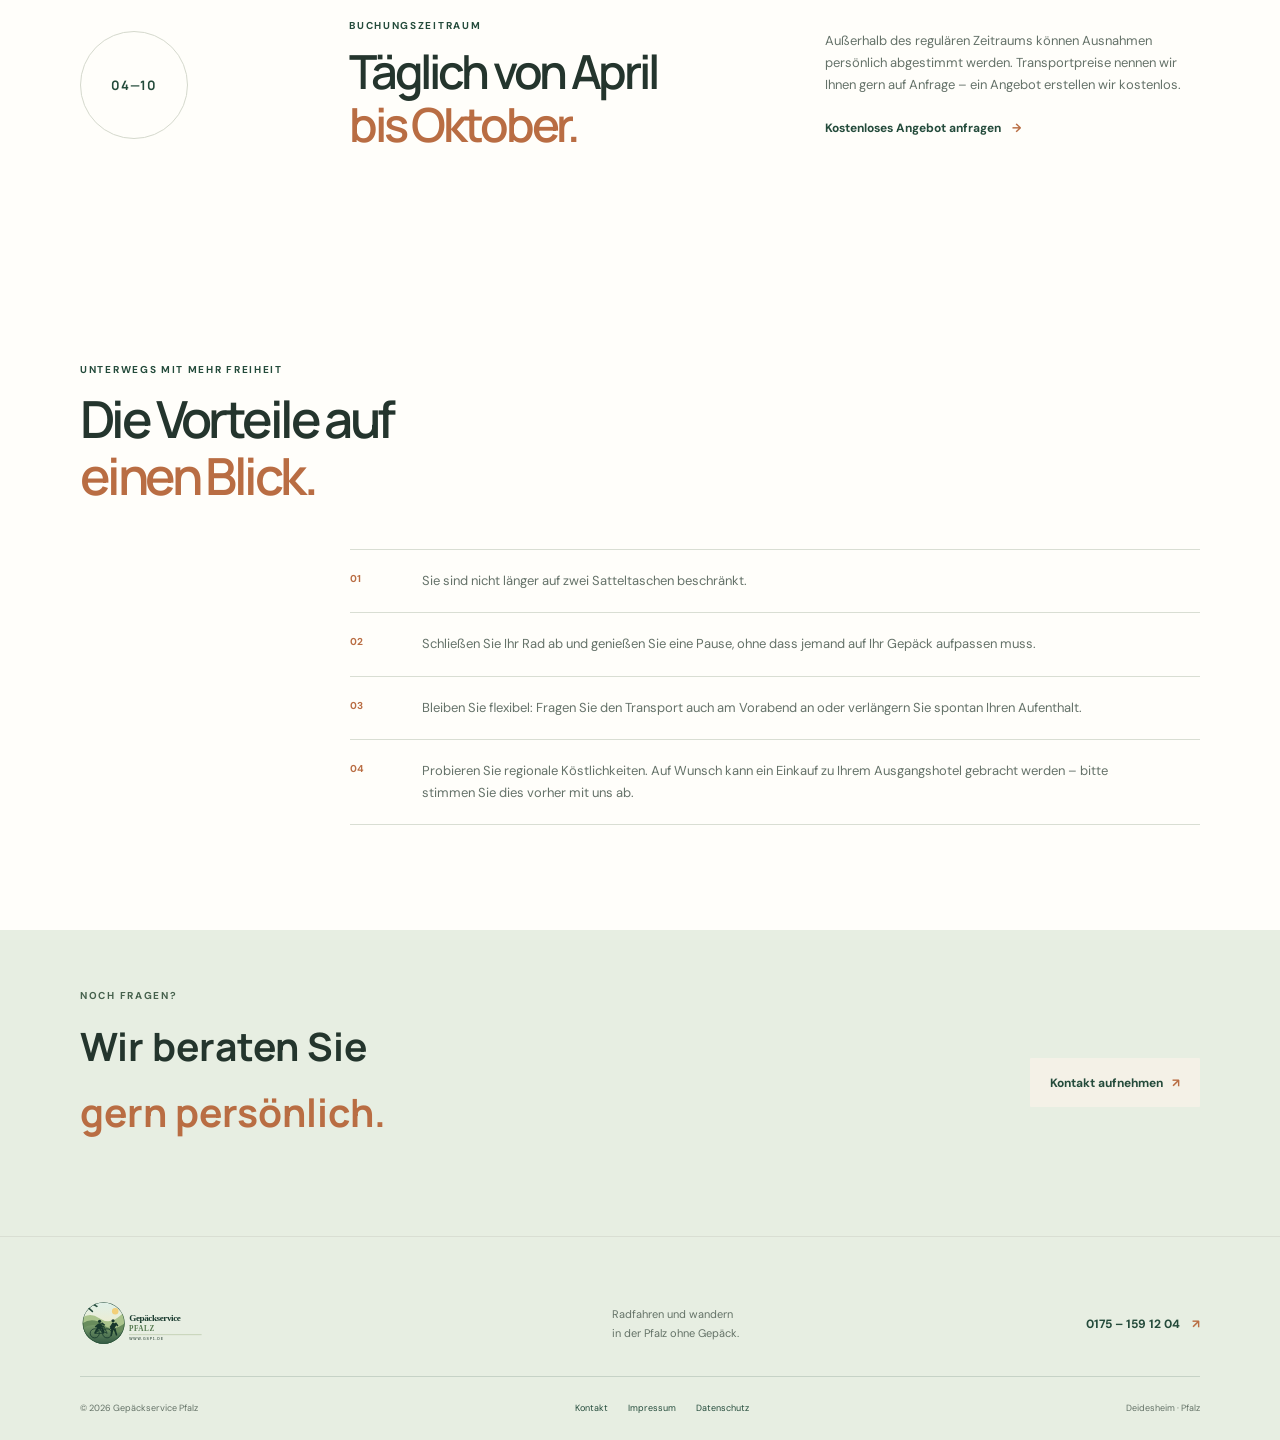
<file: leistungen.html>
<!doctype html>
<html lang="de">
<head>
  <meta charset="utf-8"><meta name="viewport" content="width=device-width, initial-scale=1"><meta name="description" content="So funktioniert der Gepäcktransport für Rad- und Wandertouren an der Deutschen Weinstraße und auf dem Kraut-und-Rüben-Radweg."><meta name="theme-color" content="#183b35"><title>So funktioniert's | Gepäckservice Pfalz</title>
  <link rel="preconnect" href="https://fonts.googleapis.com"><link rel="preconnect" href="https://fonts.gstatic.com" crossorigin><link href="https://fonts.googleapis.com/css2?family=DM+Sans:wght@400;500;600;700&family=Manrope:wght@400;500;600;700;800&display=swap" rel="stylesheet"><link rel="stylesheet" href="styles.css">
</head>
<body>
<header class="site-header"><a class="brand" href="index.html" aria-label="Gepäckservice Pfalz – Startseite"><span class="brand-icon" aria-hidden="true">GP</span><span class="brand-copy">GEPÄCKSERVICE <b>PFALZ</b></span></a><button class="menu-toggle" aria-expanded="false" aria-controls="main-nav" aria-label="Navigation öffnen"><span></span><span></span><span></span></button><nav class="main-nav" id="main-nav" aria-label="Hauptnavigation"><a href="index.html">Start</a><a class="active" href="leistungen.html" aria-current="page">So funktioniert's</a><a href="wandern.html">Wandern in der Pfalz</a><a class="nav-button" href="kontakt.html">Anfrage stellen <span aria-hidden="true">↗</span></a></nav></header>
<main>
<section class="page-hero"><div class="container page-hero-content"><p class="eyebrow eyebrow-light"><span></span> Unkompliziert von Unterkunft zu Unterkunft</p><h1>Einfach anfragen.<br><em>Leicht weiterreisen.</em></h1><p>Hier erfahren Sie, wie Sie Ihren Gepäcktransport während Ihrer Rad- oder Wandertour organisieren.</p><span class="page-number">01 — SERVICE</span></div></section>
<section class="container service-detail section-pad"><div class="service-intro"><p class="eyebrow">Der Ablauf</p><h2>Ihr Gepäck ist<br><em>in guten Händen.</em></h2><p>Der Gepäckservice kann von Unterkünften entlang der Deutschen Weinstraße und des Kraut-und-Rüben-Radwegs angefragt werden. Die tägliche Bestellung muss bis 16 Uhr für den folgenden Tag erfolgen.</p></div><div class="timeline"><article><span>01</span><div><h3>Transport anmelden</h3><p>Informieren Sie Ihren Vermieter oder die Hotelrezeption. Alternativ können Sie Ihre Tour direkt bei uns anfragen.</p><small>Bestellung bis 16 Uhr am Vortag</small></div></article><article><span>02</span><div><h3>Gepäck abgeben</h3><p>Stellen Sie Ihr Gepäck am vereinbarten Morgen bei Ihrer Unterkunft bereit.</p><small>Bereitstellung ab 9 Uhr</small></div></article><article><span>03</span><div><h3>Entspannt am Ziel ankommen</h3><p>Unsere Fahrer bringen Ihr Gepäck zu Ihrer vereinbarten Zielunterkunft.</p><small>Lieferung bis spätestens 16 Uhr</small></div></article></div></section>
<section class="booking-band"><div class="container booking-grid"><div><p class="eyebrow eyebrow-light">Schon alles geplant?</p><h2>Eine ganze Tour.<br><em>Einfacher mit Gepäckservice.</em></h2></div><div><p>Stehen Ihre Übernachtungsorte bereits fest? Dann empfehlen wir, den Transport für die gesamte Tour direkt bei uns anzufragen. So können wir die einzelnen Etappen gemeinsam abstimmen.</p><a class="button button-coral" href="kontakt.html">Tour anfragen <span aria-hidden="true">↗</span></a></div></div></section>
<section class="container season section-pad"><div class="season-mark" aria-hidden="true">04—10</div><div><p class="eyebrow">Buchungszeitraum</p><h2>Täglich von April<br><em>bis Oktober.</em></h2></div><div class="season-copy"><p>Außerhalb des regulären Zeitraums können Ausnahmen persönlich abgestimmt werden. Transportpreise nennen wir Ihnen gern auf Anfrage – ein Angebot erstellen wir kostenlos.</p><a class="text-link" href="kontakt.html">Kostenloses Angebot anfragen <span aria-hidden="true">→</span></a></div></section>
<section class="container advantage-section section-pad"><div class="section-heading"><div><p class="eyebrow">Unterwegs mit mehr Freiheit</p><h2>Die Vorteile auf<br><em>einen Blick.</em></h2></div></div><div class="advantage-list"><article><span>01</span><p>Sie sind nicht länger auf zwei Satteltaschen beschränkt.</p></article><article><span>02</span><p>Schließen Sie Ihr Rad ab und genießen Sie eine Pause, ohne dass jemand auf Ihr Gepäck aufpassen muss.</p></article><article><span>03</span><p>Bleiben Sie flexibel: Fragen Sie den Transport auch am Vorabend an oder verlängern Sie spontan Ihren Aufenthalt.</p></article><article><span>04</span><p>Probieren Sie regionale Köstlichkeiten. Auf Wunsch kann ein Einkauf zu Ihrem Ausgangshotel gebracht werden – bitte stimmen Sie dies vorher mit uns ab.</p></article></div></section>
<section class="contact-strip"><div class="container contact-strip-inner"><div><p class="eyebrow eyebrow-light">Noch Fragen?</p><h2>Wir beraten Sie<br><em>gern persönlich.</em></h2></div><a class="button button-light" href="kontakt.html">Kontakt aufnehmen <span aria-hidden="true">↗</span></a></div></section>
</main>
<footer class="site-footer"><div class="container footer-main"><a class="brand" href="index.html"><span class="brand-icon" aria-hidden="true">GP</span><span class="brand-copy">GEPÄCKSERVICE <b>PFALZ</b></span></a><p>Radfahren und wandern<br>in der Pfalz ohne Gepäck.</p><a class="footer-call" href="tel:+491751591204">0175 – 159 12 04 <span aria-hidden="true">↗</span></a></div><div class="container footer-bottom"><span>© 2026 Gepäckservice Pfalz</span><div><a href="kontakt.html">Kontakt</a><a href="impressum.html">Impressum</a><a href="datenschutz.html">Datenschutz</a></div><span>Deidesheim · Pfalz</span></div></footer><script src="script.js"></script>
</body></html>
</file>
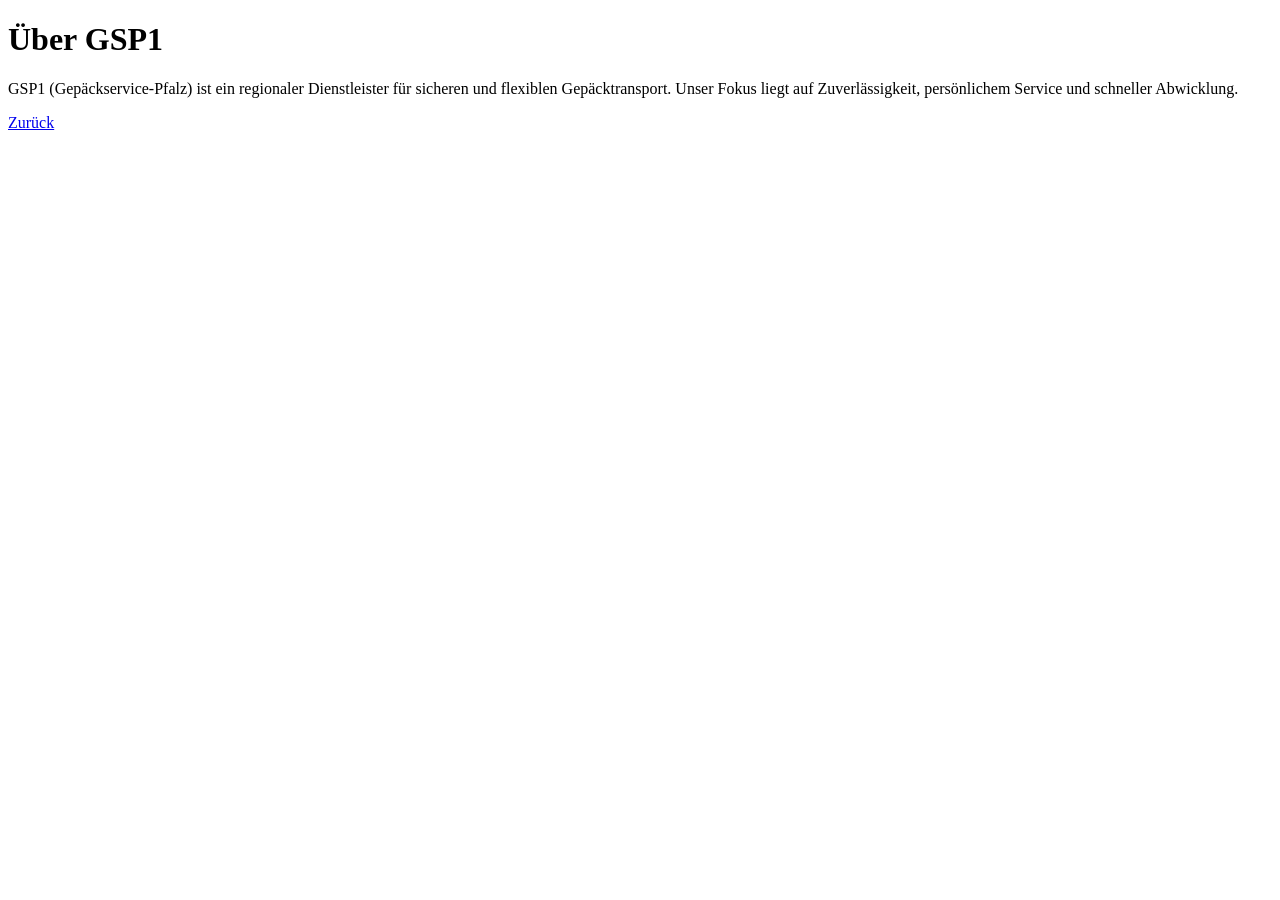
<file: ueber-uns.html>
<!DOCTYPE html>
<html lang="de">
<head>
<meta charset="UTF-8">
<title>Über uns – GSP1</title>
</head>
<body>

<h1>Über GSP1</h1>

<p>
GSP1 (Gepäckservice-Pfalz) ist ein regionaler Dienstleister für sicheren und flexiblen Gepäcktransport.
Unser Fokus liegt auf Zuverlässigkeit, persönlichem Service und schneller Abwicklung.
</p>

<a href="index.html">Zurück</a>

</body>
</html>
</file>
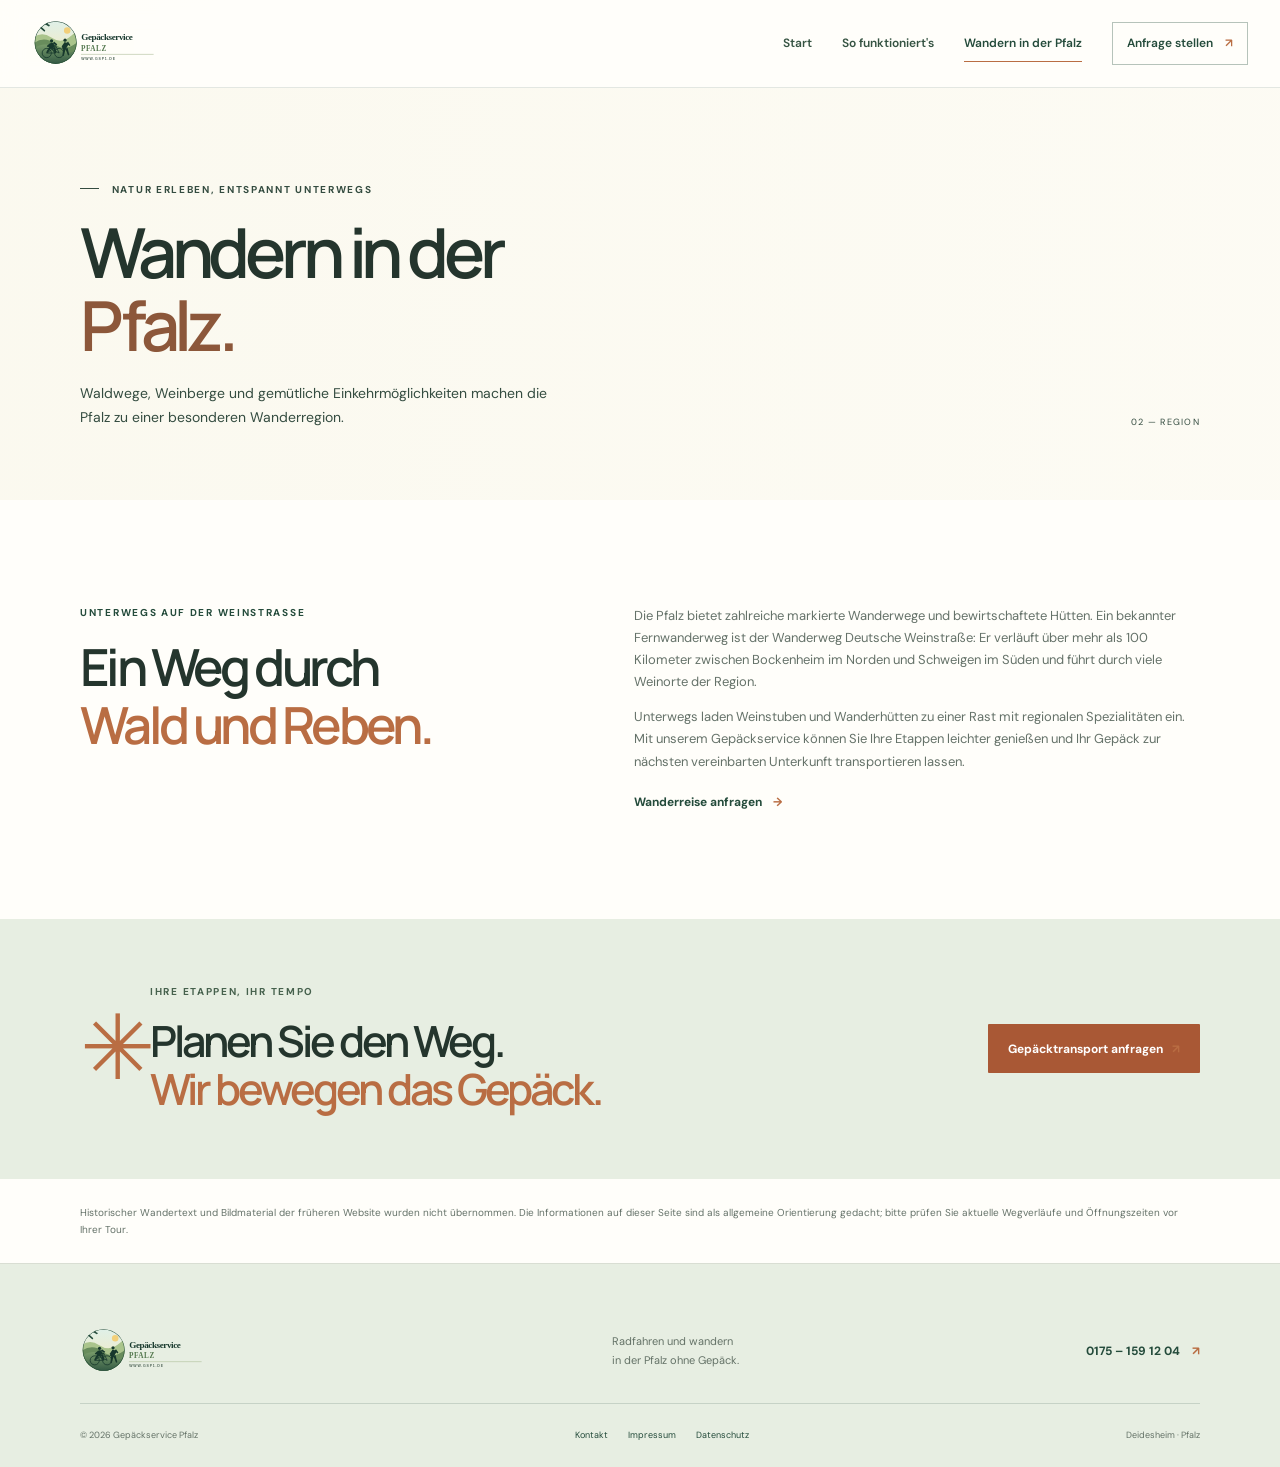
<file: wandern.html>
<!doctype html>
<html lang="de">
<head>
  <meta charset="utf-8"><meta name="viewport" content="width=device-width, initial-scale=1"><meta name="description" content="Wandern in der Pfalz: die Deutsche Weinstraße, der Pfälzerwald und regionale Wanderwege entdecken."><meta name="theme-color" content="#183b35"><title>Wandern in der Pfalz | Gepäckservice Pfalz</title>
  <link rel="preconnect" href="https://fonts.googleapis.com"><link rel="preconnect" href="https://fonts.gstatic.com" crossorigin><link href="https://fonts.googleapis.com/css2?family=DM+Sans:wght@400;500;600;700&family=Manrope:wght@400;500;600;700;800&display=swap" rel="stylesheet"><link rel="stylesheet" href="styles.css">
</head>
<body>
<header class="site-header"><a class="brand" href="index.html" aria-label="Gepäckservice Pfalz – Startseite"><span class="brand-icon" aria-hidden="true">GP</span><span class="brand-copy">GEPÄCKSERVICE <b>PFALZ</b></span></a><button class="menu-toggle" aria-expanded="false" aria-controls="main-nav" aria-label="Navigation öffnen"><span></span><span></span><span></span></button><nav class="main-nav" id="main-nav" aria-label="Hauptnavigation"><a href="index.html">Start</a><a href="leistungen.html">So funktioniert's</a><a class="active" href="wandern.html" aria-current="page">Wandern in der Pfalz</a><a class="nav-button" href="kontakt.html">Anfrage stellen <span aria-hidden="true">↗</span></a></nav></header>
<main>
<section class="page-hero hiking-hero"><div class="container page-hero-content"><p class="eyebrow eyebrow-light"><span></span> Natur erleben, entspannt unterwegs</p><h1>Wandern in der<br><em>Pfalz.</em></h1><p>Waldwege, Weinberge und gemütliche Einkehrmöglichkeiten machen die Pfalz zu einer besonderen Wanderregion.</p><span class="page-number">02 — REGION</span></div></section>
<section class="container hiking-content section-pad"><div><p class="eyebrow">Unterwegs auf der Weinstraße</p><h2>Ein Weg durch<br><em>Wald und Reben.</em></h2></div><div><p>Die Pfalz bietet zahlreiche markierte Wanderwege und bewirtschaftete Hütten. Ein bekannter Fernwanderweg ist der Wanderweg Deutsche Weinstraße: Er verläuft über mehr als 100 Kilometer zwischen Bockenheim im Norden und Schweigen im Süden und führt durch viele Weinorte der Region.</p><p>Unterwegs laden Weinstuben und Wanderhütten zu einer Rast mit regionalen Spezialitäten ein. Mit unserem Gepäckservice können Sie Ihre Etappen leichter genießen und Ihr Gepäck zur nächsten vereinbarten Unterkunft transportieren lassen.</p><a class="text-link" href="kontakt.html">Wanderreise anfragen <span aria-hidden="true">→</span></a></div></section>
<section class="hiking-note"><div class="container hiking-note-inner"><span class="quote-symbol" aria-hidden="true">✳</span><div><p class="eyebrow eyebrow-light">Ihre Etappen, Ihr Tempo</p><h2>Planen Sie den Weg.<br><em>Wir bewegen das Gepäck.</em></h2></div><a class="button button-coral" href="kontakt.html">Gepäcktransport anfragen <span aria-hidden="true">↗</span></a></div></section>
<section class="container author-note"><p>Historischer Wandertext und Bildmaterial der früheren Website wurden nicht übernommen. Die Informationen auf dieser Seite sind als allgemeine Orientierung gedacht; bitte prüfen Sie aktuelle Wegverläufe und Öffnungszeiten vor Ihrer Tour.</p></section>
</main>
<footer class="site-footer"><div class="container footer-main"><a class="brand" href="index.html"><span class="brand-icon" aria-hidden="true">GP</span><span class="brand-copy">GEPÄCKSERVICE <b>PFALZ</b></span></a><p>Radfahren und wandern<br>in der Pfalz ohne Gepäck.</p><a class="footer-call" href="tel:+491751591204">0175 – 159 12 04 <span aria-hidden="true">↗</span></a></div><div class="container footer-bottom"><span>© 2026 Gepäckservice Pfalz</span><div><a href="kontakt.html">Kontakt</a><a href="impressum.html">Impressum</a><a href="datenschutz.html">Datenschutz</a></div><span>Deidesheim · Pfalz</span></div></footer><script src="script.js"></script>
</body></html>
</file>
<file: styles.css>
:root{--forest:#183b35;--deep:#102b27;--cream:#f3f1e8;--paper:#fffefa;--coral:#e27b4f;--ink:#1d2925;--muted:#68716b;--line:#dedfd6;--heading:"Manrope",sans-serif;--body:"DM Sans",sans-serif}*{box-sizing:border-box}html{scroll-behavior:smooth}body{margin:0;background:var(--paper);color:var(--ink);font:16px/1.7 var(--body);-webkit-font-smoothing:antialiased}a{color:inherit}.container{width:min(1120px,calc(100% - 64px));margin-inline:auto}.site-header{position:absolute;z-index:5;inset:0 0 auto;display:flex;align-items:center;justify-content:space-between;min-height:88px;padding:0 max(32px,calc((100% - 1320px)/2));border-bottom:1px solid #ffffff2b;color:white}.brand{display:inline-flex;align-items:center;gap:12px;color:inherit;text-decoration:none}.brand-icon{display:grid;width:39px;height:39px;place-items:center;border:1px solid #ffffff9c;border-radius:50%;font:700 12px var(--heading);letter-spacing:-.08em}.brand-copy{font:800 12px var(--heading);letter-spacing:.08em}.brand-copy b{margin-left:5px;color:#f2a17e;font-weight:600}.main-nav{display:flex;align-items:center;gap:30px}.main-nav a{position:relative;color:#ffffffd9;font-size:12px;font-weight:600;text-decoration:none}.main-nav a:not(.nav-button)::after{position:absolute;right:0;bottom:-8px;left:0;height:1px;background:var(--coral);content:"";transform:scaleX(0);transform-origin:left;transition:transform .2s}.main-nav a.active::after,.main-nav a:not(.nav-button):hover::after{transform:scaleX(1)}.main-nav .nav-button{padding:10px 14px;border:1px solid #ffffff83;color:white}.nav-button span,.button span,.footer-call span{margin-left:9px;color:var(--coral)}.menu-toggle{display:none}.hero{position:relative;display:flex;min-height:700px;align-items:center;overflow:hidden;background:var(--deep);color:white}.hero-photo{position:absolute;inset:0;background:linear-gradient(90deg,#102b27ed 0%,#102b2794 49%,#102b272b 100%),url("https://images.unsplash.com/photo-1470252649378-9c29740c9fa8?auto=format&fit=crop&w=2200&q=85") center 55%/cover}.hero-content{position:relative;padding-top:74px}.eyebrow{margin:0 0 18px;color:var(--forest);font-size:10px;font-weight:700;letter-spacing:.17em;line-height:1.5;text-transform:uppercase}.eyebrow-light{color:#ffffffba}.eyebrow>span:first-child{display:inline-block;width:19px;height:1px;margin:0 9px 4px 0;background:currentColor}h1,h2,h3,p{margin-top:0}h1,h2,h3{font-family:var(--heading)}.hero h1,.page-hero h1{margin:0;font-size:clamp(50px,7vw,83px);font-weight:600;letter-spacing:-.075em;line-height:1.06}.hero h1 em,.page-hero h1 em,h2 em{color:var(--coral);font-style:normal}.hero-lead{max-width:460px;margin:26px 0 0;color:#ffffffc9;font-size:17px}.hero-actions{display:flex;align-items:center;gap:28px;margin-top:32px}.button{display:inline-flex;min-height:49px;align-items:center;justify-content:center;padding:0 20px;border:0;border-radius:1px;font:700 12px var(--body);text-decoration:none;cursor:pointer;transition:transform .2s,background .2s}.button:hover{transform:translateY(-2px)}.button-coral{background:var(--coral);color:white}.button-coral:hover{background:#d66b41}.button-light{background:var(--cream);color:var(--forest)}.button-light span{color:var(--coral)}.link-light{color:white;font-size:12px;font-weight:700;text-decoration:none}.link-light span{margin-left:8px;color:#f2a17e}.hero-caption{position:absolute;right:max(32px,calc((100% - 1320px)/2));bottom:50px;display:flex;align-items:center;gap:12px;color:#ffffffc2;font-size:10px;letter-spacing:.04em}.hero-caption span{width:30px;height:1px;background:var(--coral)}.hero-count{position:absolute;bottom:50px;left:max(32px,calc((100% - 1320px)/2));display:flex;align-items:center;gap:10px;color:#ffffffa8;font-size:10px;letter-spacing:.12em}.hero-count i{width:36px;height:1px;background:#ffffff75}.section-pad{padding-block:105px}.intro{display:grid;grid-template-columns:1fr 2fr .65fr;gap:35px;align-items:start}.section-kicker{display:flex;flex-direction:column;gap:32px}.section-kicker .eyebrow{margin-top:5px}.micro-label{color:#9a9d92;font-size:9px;letter-spacing:.12em}.intro h2,.section-heading h2,.how-grid h2,.season h2,.route-inner h2,.service-intro h2,.booking-grid h2,.contact-details h2,.inquiry-form h2,.hiking-content h2,.hiking-note h2{margin-bottom:0;font-size:clamp(37px,4vw,54px);font-weight:600;letter-spacing:-.07em;line-height:1.13}.intro-main>p{max-width:590px;margin:24px 0;color:var(--muted);font-size:14px}.text-link{color:var(--forest);font-size:12px;font-weight:700;text-decoration:none}.text-link span{margin-left:8px;color:var(--coral);transition:transform .2s}.text-link:hover span{display:inline-block;transform:translateX(4px)}.intro-aside{align-self:end;padding:20px 0 4px 23px;border-left:1px solid var(--line)}.spark{color:var(--coral);font-size:26px}.intro-aside p{margin:8px 0 0;color:var(--forest);font:700 13px/1.5 var(--heading)}.benefits{background:var(--cream)}.section-heading{display:flex;align-items:end;justify-content:space-between;margin-bottom:44px}.section-heading .eyebrow{margin-bottom:13px}.heading-note{max-width:270px;margin:0 0 7px;color:var(--muted);font-size:13px}.benefit-grid{display:grid;grid-template-columns:repeat(3,1fr);gap:22px}.benefit{position:relative;min-height:245px;padding:26px 25px;background:var(--paper)}.benefit-no{position:absolute;top:24px;right:23px;color:#9a9d92;font-size:10px;letter-spacing:.1em}.benefit-icon{display:block;margin:10px 0 28px;color:var(--coral);font-size:28px}.benefit h3,.steps h3{margin-bottom:9px;font-size:17px;letter-spacing:-.04em}.benefit p,.steps p{margin:0;color:var(--muted);font-size:12px}.how-section,.booking-band,.contact-strip,.hiking-note{background:var(--forest);color:white}.how-grid{display:grid;grid-template-columns:1fr 1fr;gap:100px;align-items:center}.how-grid .eyebrow{margin-bottom:15px}.how-copy{max-width:430px;margin:22px 0 24px;color:#ffffffad;font-size:13px}.steps{border-top:1px solid #ffffff45}.steps article{display:grid;grid-template-columns:36px 1fr;gap:17px;padding:20px 0;border-bottom:1px solid #ffffff45}.steps article>span,.timeline article>span{padding-top:2px;color:#f2a17e;font-size:10px;font-weight:700;letter-spacing:.12em}.steps h3{color:white}.steps p{color:#ffffffa8}.season{display:grid;grid-template-columns:.6fr 1.15fr 1fr;gap:44px;align-items:center}.season-mark{display:grid;width:108px;height:108px;place-items:center;border:1px solid #d5d9cd;border-radius:50%;color:var(--forest);font:700 13px var(--heading);letter-spacing:.06em}.season h2{font-size:clamp(34px,3.8vw,47px)}.season .eyebrow{margin-bottom:12px}.season-copy p{margin:0 0 17px;color:var(--muted);font-size:13px}.route-band{padding:85px 0;background:#f0eee3}.route-inner{display:grid;grid-template-columns:1fr 1fr;gap:70px;align-items:center}.route-inner .eyebrow{margin-bottom:13px}.route-inner h2{font-size:clamp(38px,4vw,51px)}.route-inner>div:first-child>p:not(.eyebrow){max-width:470px;margin:20px 0;color:var(--muted);font-size:13px}.route-graphic{position:relative;min-height:330px;overflow:hidden;background:#e6e8d5}.route-graphic::before{position:absolute;inset:-20% 5%;border:28px solid #c8d89c;border-radius:48% 58% 45% 50%;content:"";transform:rotate(-30deg)}.route-graphic::after{position:absolute;inset:-15% -22% 10% 47%;border:2px solid #b5c8d1;border-radius:50%;content:"";transform:rotate(-25deg)}.route-label{position:absolute;z-index:2;color:#56614e;font-size:9px;font-weight:700;letter-spacing:.08em}.route-north{top:12%;left:17%}.route-mid{top:48%;left:38%;transform:rotate(-53deg)}.route-south{right:7%;bottom:12%;font-size:8px}.route-dot{position:absolute;z-index:3;width:12px;height:12px;border:3px solid white;border-radius:50%;background:var(--coral);box-shadow:0 1px 5px #0003}.dot-north{top:22%;left:27%}.dot-mid{top:52%;left:51%}.dot-south{right:18%;bottom:21%}.route-line{position:absolute;top:25%;left:29%;width:48%;height:49%;border-right:2px dashed var(--forest);border-bottom:2px dashed var(--forest);border-radius:0 0 65% 0;transform:rotate(-12deg)}.quote-cta{padding:57px 0;background:var(--deep);color:white}.quote-inner{display:grid;grid-template-columns:65px 1fr auto;gap:20px;align-items:center}.quote-symbol{color:var(--coral);font:90px/.9 Georgia,serif}.quote-inner>p{margin:0;font:600 clamp(21px,2.7vw,33px)/1.35 var(--heading);letter-spacing:-.05em}.quote-inner>p em{color:#f2a17e;font-style:normal}.partner{display:flex;min-height:100px;align-items:center;justify-content:center;gap:12px;border-bottom:1px solid var(--line)}.partner p{margin:0;color:var(--muted);font-size:11px}.partner a{color:var(--forest);font-size:12px;font-weight:700;text-decoration:none}.partner a span{color:var(--coral)}.site-footer{padding-top:35px;background:var(--deep);color:white}.footer-main{display:flex;min-height:105px;align-items:center;justify-content:space-between;border-bottom:1px solid #ffffff2c}.footer-main>p{margin:0;color:#ffffff91;font-size:11px}.footer-call{font-size:12px;font-weight:700;text-decoration:none}.footer-call span{color:#f2a17e}.footer-bottom{display:flex;min-height:63px;align-items:center;justify-content:space-between;color:#ffffff80;font-size:9px}.footer-bottom>div{display:flex;gap:20px}.footer-bottom a{color:#ffffffb8;text-decoration:none}.page-hero{position:relative;display:flex;min-height:500px;align-items:flex-end;overflow:hidden;padding:145px 0 70px;background:linear-gradient(90deg,#102b27e8,#102b2780),url("https://images.unsplash.com/photo-1470252649378-9c29740c9fa8?auto=format&fit=crop&w=2000&q=80") center 53%/cover;color:white}.page-hero-content{position:relative}.page-hero h1{font-size:clamp(47px,6vw,69px)}.page-hero-content>p:not(.eyebrow){max-width:480px;margin:21px 0 0;color:#ffffffbd;font-size:14px}.page-number{position:absolute;right:0;bottom:0;color:#ffffff9c;font-size:9px;letter-spacing:.14em}.service-detail{display:grid;grid-template-columns:.8fr 1.2fr;gap:90px}.service-intro .eyebrow{margin-bottom:14px}.service-intro>p:not(.eyebrow){max-width:390px;margin-top:23px;color:var(--muted);font-size:13px}.timeline{border-top:1px solid var(--line)}.timeline article{display:grid;grid-template-columns:40px 1fr;gap:20px;padding:25px 0;border-bottom:1px solid var(--line)}.timeline h3{margin-bottom:7px;font-size:17px}.timeline p{margin-bottom:9px;color:var(--muted);font-size:12px}.timeline small{color:var(--forest);font-size:10px;font-weight:700}.booking-grid{display:grid;grid-template-columns:1fr 1fr;gap:90px;align-items:center;padding-block:75px}.booking-grid .eyebrow{margin-bottom:13px}.booking-grid>div:last-child>p{color:#ffffffb3;font-size:13px}.booking-grid .button{margin-top:7px}.advantage-list{max-width:850px;margin-left:auto;border-top:1px solid var(--line)}.advantage-list article{display:grid;grid-template-columns:54px 1fr;gap:18px;padding:20px 0;border-bottom:1px solid var(--line)}.advantage-list article>span{color:var(--coral);font-size:10px;font-weight:700}.advantage-list p{max-width:700px;margin:0;color:var(--muted);font-size:13px}.contact-strip{padding:58px 0}.contact-strip-inner{display:flex;align-items:center;justify-content:space-between}.contact-strip .eyebrow{margin-bottom:10px}.contact-strip h2{font-size:39px}.contact-layout{display:grid;grid-template-columns:.75fr 1.25fr;gap:75px;align-items:start}.contact-details h2{margin-bottom:20px}.contact-details>p:not(.eyebrow){color:var(--muted);font-size:13px}.contact-detail{position:relative;display:block;padding:18px 34px 18px 0;border-bottom:1px solid var(--line);text-decoration:none}.contact-detail>span,.address-block>span{display:block;margin-bottom:4px;color:#858b82;font-size:9px;font-weight:700;letter-spacing:.12em}.contact-detail strong{color:var(--forest);font:700 15px var(--heading)}.contact-detail i{position:absolute;right:3px;bottom:20px;color:var(--coral);font-style:normal}.address-block{padding-top:19px}.address-block p{margin:5px 0;color:var(--forest);font-size:13px}.contact-hours{margin-top:22px;padding:16px;background:var(--cream);font-size:11px!important}.contact-hours b{color:var(--forest)}.inquiry-form{padding:34px;background:var(--cream)}.inquiry-form .eyebrow{margin-bottom:9px}.inquiry-form h2{margin-bottom:26px;font-size:35px}.form-grid{display:grid;grid-template-columns:1fr 1fr;gap:0 16px}.form-row{margin-bottom:16px}.form-wide{grid-column:1/-1}.form-row label{display:block;margin-bottom:6px;color:var(--forest);font-size:11px;font-weight:700}.form-row label span{color:var(--coral)}.form-row input,.form-row textarea{display:block;width:100%;padding:11px 12px;border:1px solid #d5d7cd;border-radius:0;outline:none;background:var(--paper);color:var(--ink);font:13px var(--body)}.form-row input:focus,.form-row textarea:focus{border-color:var(--forest);box-shadow:0 0 0 2px #183b3514}.form-row textarea{resize:vertical}.form-privacy{margin:0 0 16px;color:var(--muted);font-size:10px}.form-status{margin:12px 0 0;color:var(--forest);font-size:11px}.hiking-hero{background-image:linear-gradient(90deg,#102b27e8,#102b2770),url("https://images.unsplash.com/photo-1470770841072-f978cf4d019e?auto=format&fit=crop&w=2000&q=80")}.hiking-content{display:grid;grid-template-columns:.9fr 1.1fr;gap:90px}.hiking-content>div:last-child p{color:var(--muted);font-size:13px}.hiking-content .text-link{display:inline-block;margin-top:6px}.hiking-note{padding:65px 0}.hiking-note-inner{display:grid;grid-template-columns:50px 1fr auto;gap:20px;align-items:center}.hiking-note h2{font-size:clamp(30px,3.6vw,43px)}.author-note{padding-block:25px}.author-note p{margin:0;color:var(--muted);font-size:10px}.legal-hero{min-height:390px}.legal-content{max-width:850px}.legal-content h2{margin-bottom:25px;font-size:39px;letter-spacing:-.06em}.legal-content h3{margin:30px 0 8px;font-size:17px}.legal-content p{color:var(--muted);font-size:13px}.legal-content a{color:var(--forest)}.legal-review{margin-top:35px;padding:15px;background:var(--cream);font-size:11px!important}
@media(max-width:850px){.container{width:min(100% - 44px,680px)}.site-header{padding:0 22px}.main-nav{gap:17px}.main-nav a{font-size:10px}.intro{grid-template-columns:.7fr 1.7fr}.intro-aside{grid-column:2}.benefit-grid{grid-template-columns:1fr 1fr}.benefit:last-child{grid-column:1/-1;min-height:190px}.how-grid{gap:45px}.season{grid-template-columns:.45fr 1fr 1fr;gap:25px}.route-inner{gap:35px}.service-detail{gap:45px}.contact-layout{gap:35px}.hiking-content{gap:45px}}
@media(max-width:620px){.container{width:calc(100% - 40px)}.site-header{min-height:68px;padding:10px 20px;align-items:center}.brand-icon{width:34px;height:34px;font-size:11px}.brand-copy{font-size:10px}.menu-toggle{display:flex;width:38px;height:36px;flex-direction:column;align-items:center;justify-content:center;gap:5px;border:1px solid #ffffff83;background:transparent}.menu-toggle span{width:16px;height:1px;background:white}.main-nav{position:absolute;top:68px;right:0;left:0;display:none;align-items:stretch;flex-direction:column;gap:0;padding:8px 20px 17px;background:var(--deep)}.main-nav.open{display:flex}.main-nav a{padding:10px 0;font-size:12px}.main-nav .nav-button{margin-top:6px;padding:9px}.hero{min-height:650px}.hero-photo{background-position:58% center}.hero-content{padding-top:94px}.hero h1,.page-hero h1{font-size:49px}.hero-lead{max-width:360px;font-size:15px}.hero-actions{align-items:flex-start;flex-direction:column;gap:17px}.hero-caption{right:20px;bottom:31px;font-size:8px}.hero-count{bottom:34px;left:20px}.section-pad{padding-block:68px}.intro{display:block}.section-kicker{flex-direction:row;justify-content:space-between;margin-bottom:31px}.micro-label{font-size:8px}.intro-aside{margin-top:30px}.section-heading{align-items:flex-start;flex-direction:column;gap:15px}.heading-note{margin:0}.benefit-grid{grid-template-columns:1fr}.benefit,.benefit:last-child{grid-column:auto;min-height:200px}.how-grid{grid-template-columns:1fr;gap:38px}.season{grid-template-columns:65px 1fr;gap:20px}.season-mark{width:62px;height:62px;font-size:10px}.season-copy{grid-column:2}.route-band{padding:60px 0}.route-inner{grid-template-columns:1fr;gap:30px}.route-graphic{min-height:260px}.quote-cta{padding:40px 0}.quote-inner{grid-template-columns:35px 1fr;gap:12px}.quote-symbol{font-size:58px}.quote-inner>p{font-size:23px}.quote-inner .button{grid-column:2;justify-self:start}.partner{align-items:flex-start;flex-direction:column;justify-content:center;gap:2px;padding:20px 0}.footer-main{align-items:flex-start;flex-direction:column;gap:17px;padding:25px 0}.footer-bottom{align-items:flex-start;flex-direction:column;gap:12px;padding:17px 0}.footer-bottom>div{flex-wrap:wrap;gap:15px}.page-hero{min-height:460px;padding:125px 0 65px}.page-number{right:0;bottom:-36px;font-size:8px}.service-detail,.booking-grid,.hiking-content{grid-template-columns:1fr;gap:35px}.booking-grid{padding-block:60px}.contact-strip-inner{align-items:flex-start;flex-direction:column;gap:22px}.contact-strip h2{font-size:34px}.contact-layout{grid-template-columns:1fr;gap:40px}.inquiry-form{padding:24px 18px}.form-grid{grid-template-columns:1fr}.form-wide{grid-column:auto}.inquiry-form h2{font-size:30px}.hiking-note{padding:45px 0}.hiking-note-inner{grid-template-columns:32px 1fr;gap:12px}.hiking-note .button{grid-column:2;justify-self:start}.legal-content h2{font-size:32px}.legal-hero{min-height:350px}}
@media(prefers-reduced-motion:reduce){*,*::before,*::after{scroll-behavior:auto!important;transition-duration:.01ms!important}}
</file>
<file: brand-refresh.css>
/* Heller, freundlicher Auftritt mit Weinberg-Farbwelt */
:root {
  --forest: #244b3b;
  --deep: #e8eee2;
  --cream: #f4f1e7;
  --paper: #fffefa;
  --coral: #b96d43;
  --ink: #24352d;
  --muted: #657269;
  --line: #d9ded3;
}

.site-header {
  background: rgb(255 254 250 / 94%);
  border-bottom-color: #244b3b20;
  color: var(--forest);
  backdrop-filter: blur(12px);
}
.main-nav a { color: #355342; }
.main-nav a:hover, .main-nav a.active { color: var(--forest); }
.main-nav .nav-button { border-color: #244b3b55; color: var(--forest); }
.menu-toggle { border-color: #244b3b55; }
.menu-toggle span { background: var(--forest); }
.main-nav .nav-button span { color: var(--coral); }
.company-logo { display: block; width: 184px; height: 66px; object-fit: contain; }
.footer-main .company-logo { width: 184px; }

.hero-photo {
  background-image: linear-gradient(90deg, rgb(250 248 237 / 76%) 0%, rgb(250 248 237 / 49%) 49%, rgb(250 248 237 / 15%) 100%), url("https://images.unsplash.com/photo-1506377247377-2a5b3b417ebb?auto=format&fit=crop&w=2200&q=85");
  background-position: center 54%;
}
.hero h1, .hero h1 em { color: #244b3b; }
.hero-lead { color: #344c40; }
.hero .eyebrow-light { color: #395747; }
.hero-caption, .hero-count { color: #355342; }
.hero-count i { background: #35534275; }
.hero-caption > span { background: var(--coral); }
.hero-count { text-shadow: 0 1px 5px #fff8; }

.page-hero {
  background-image: linear-gradient(90deg, rgb(250 248 237 / 83%), rgb(250 248 237 / 49%)), url("https://images.unsplash.com/photo-1506377247377-2a5b3b417ebb?auto=format&fit=crop&w=2000&q=85");
  background-position: center 54%;
  color: var(--ink);
}
.page-hero .eyebrow-light, .page-hero-content > p:not(.eyebrow), .page-number { color: #344c40; }
.hiking-hero, .contact-hero {
  background-image: linear-gradient(90deg, rgb(250 248 237 / 83%), rgb(250 248 237 / 49%)), url("https://images.unsplash.com/photo-1506377247377-2a5b3b417ebb?auto=format&fit=crop&w=2000&q=85");
}
.hero h1 em, .page-hero h1 em { color: #8c573a; }

.how-section, .booking-band, .contact-strip, .hiking-note, .site-footer {
  background: #e7eee2;
  color: var(--ink);
}
.how-section .eyebrow-light, .booking-band .eyebrow-light, .contact-strip .eyebrow-light, .hiking-note .eyebrow-light { color: #46614d; }
.how-copy, .booking-grid > div:last-child > p, .steps p { color: #5d6e61; }
.steps { border-color: #244b3b35; }
.steps article { border-color: #244b3b35; }
.steps h3 { color: var(--forest); }
.steps article > span { color: var(--coral); }
.booking-grid h2, .contact-strip h2, .hiking-note h2 { color: var(--ink); }
.quote-cta { background: #f4f1e7; color: var(--ink); }
.quote-inner > p em { color: #8c573a; }
.site-footer { border-top: 1px solid #d9ded3; }
.footer-main { border-bottom-color: #244b3b2b; }
.footer-main > p, .footer-bottom { color: #647267; }
.footer-bottom a, .footer-call { color: var(--forest); }
.footer-call span, .footer-bottom a:hover { color: var(--coral); }
.brand { color: var(--forest); }

.button-coral { background: #a95835; }
.button-coral:hover { background: #8f472a; }
.text-link { color: var(--forest); }
.route-band { background: #f4f1e7; }
.inquiry-form { background: #f4f1e7; }
.contact-hours { background: #eef0e6; }
.legal-review { background: #f4f1e7; }

@media (max-width: 620px) {
  .site-header { background: rgb(255 254 250 / 97%); }
  .company-logo { width: 154px; height: 54px; }
  .footer-main .company-logo { width: 168px; }
  .main-nav { background: #fffefa; box-shadow: 0 12px 20px #24352d18; }
  .main-nav a { color: var(--forest); }
}
</file>
